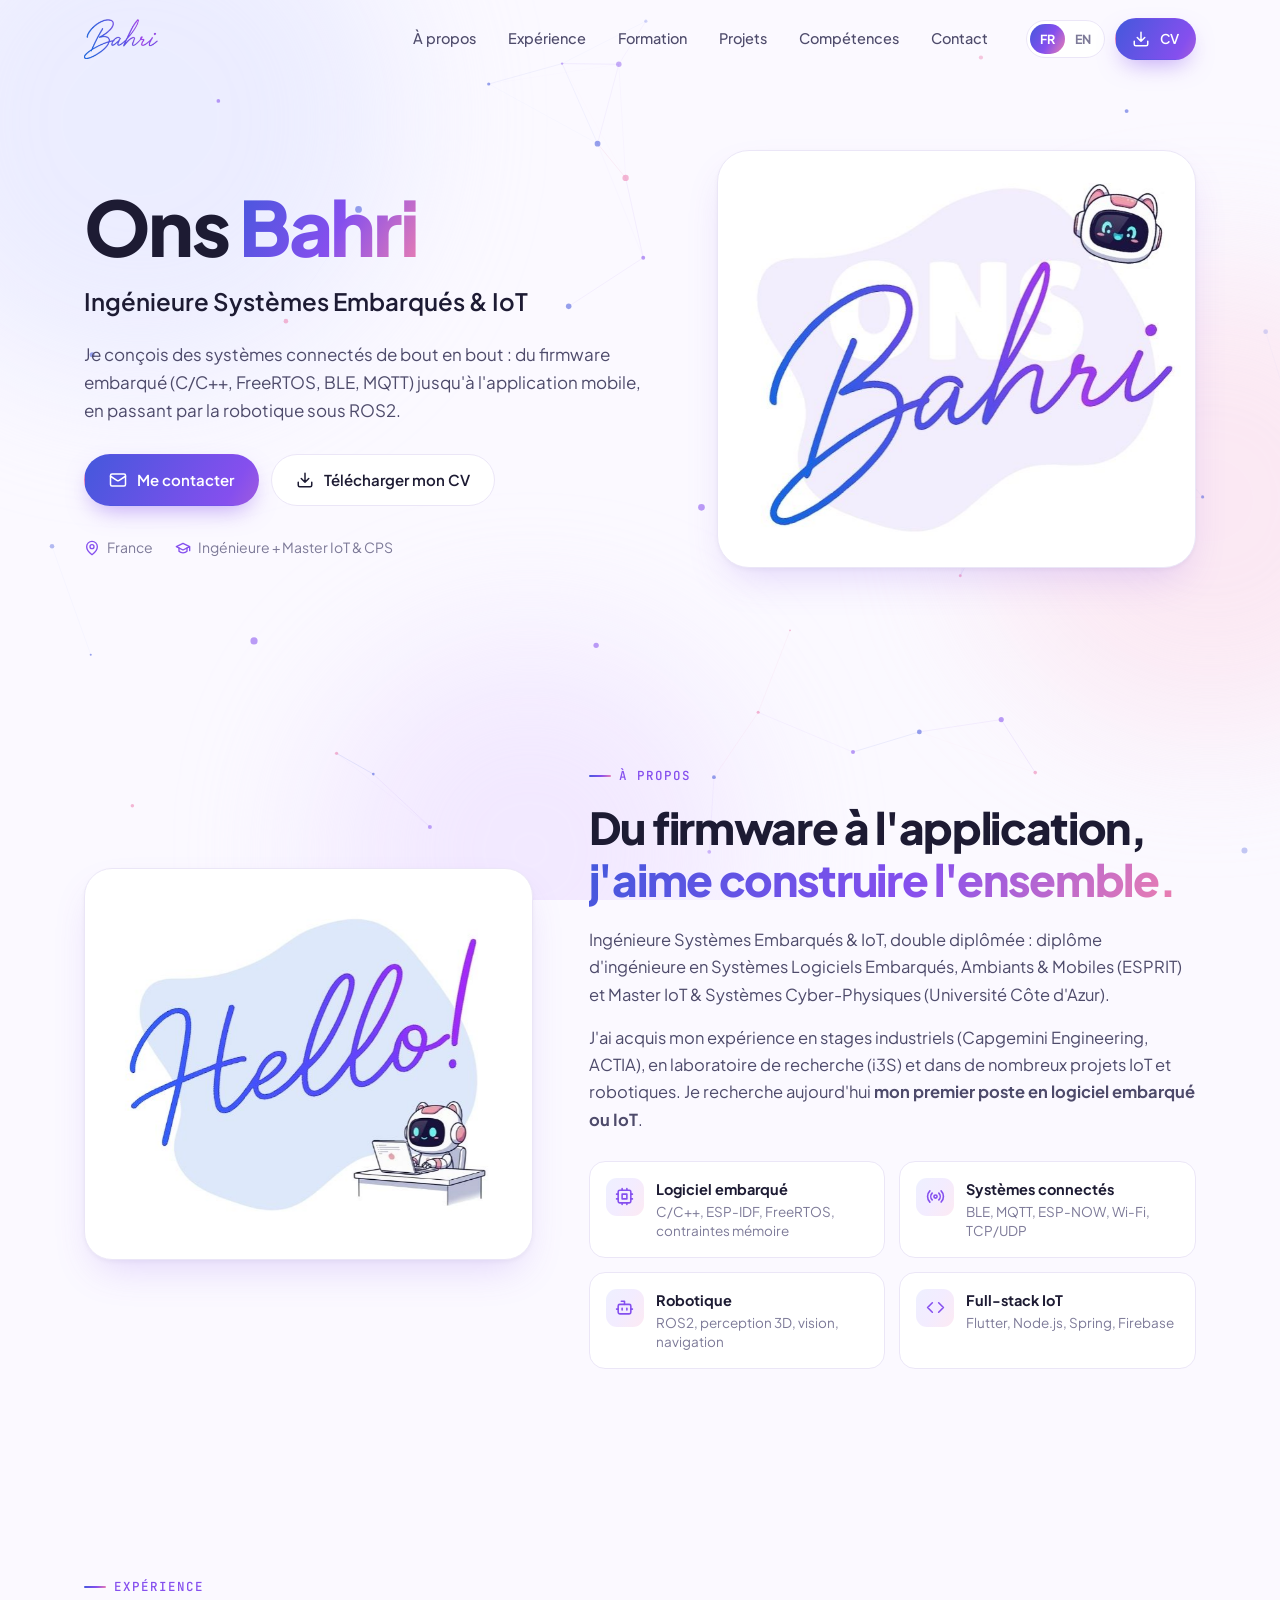
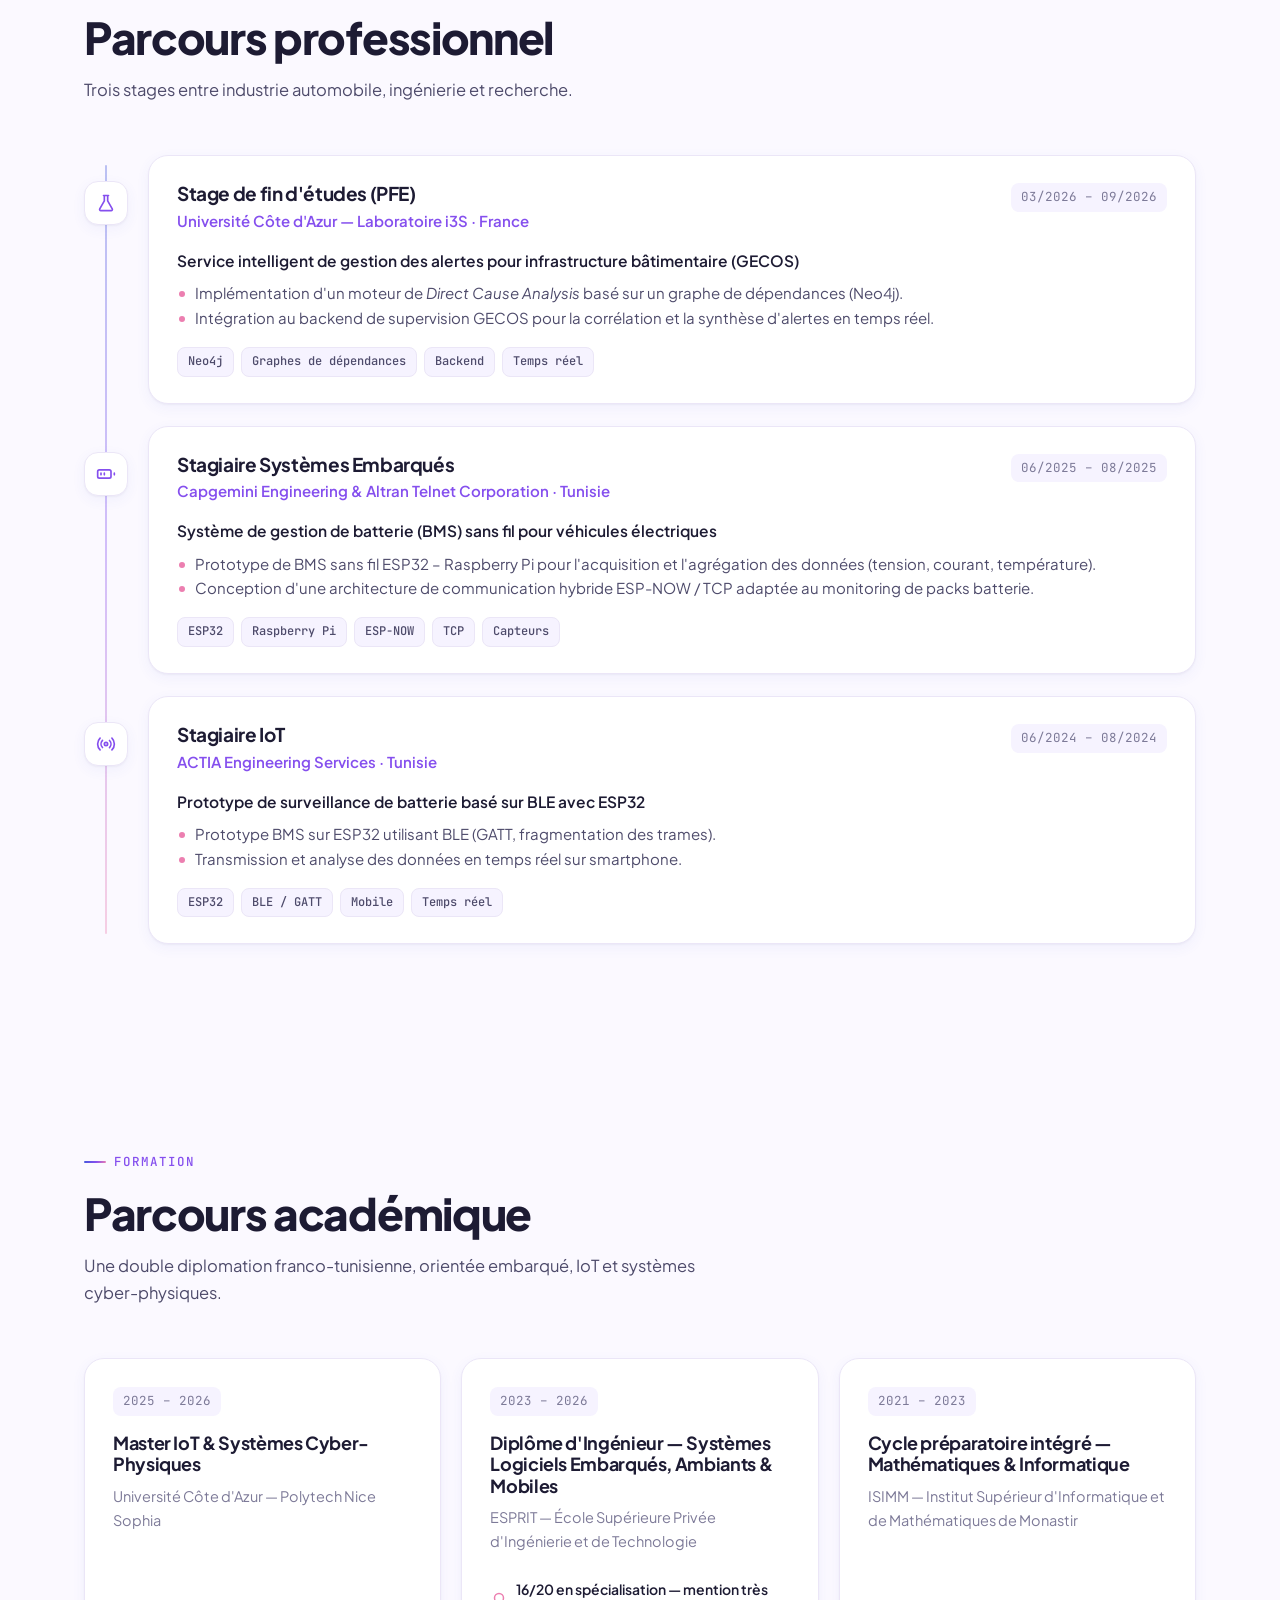
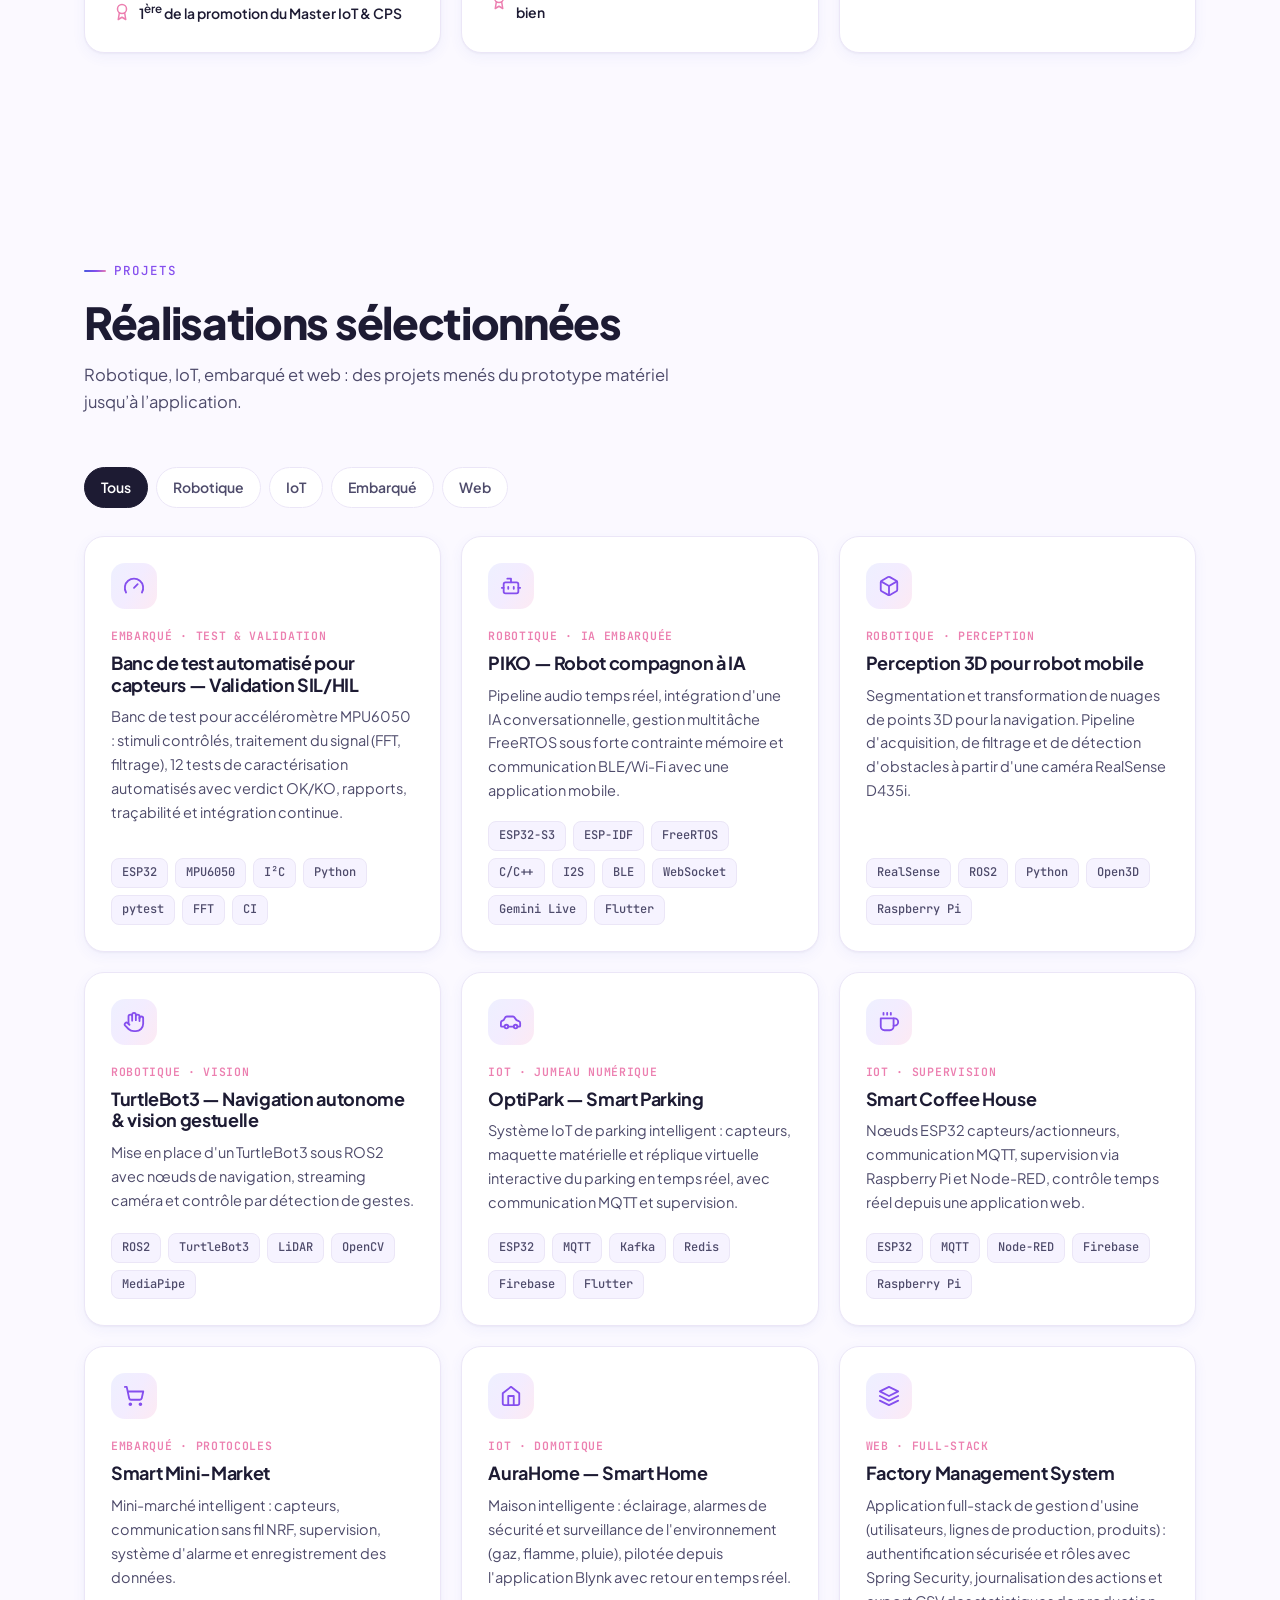
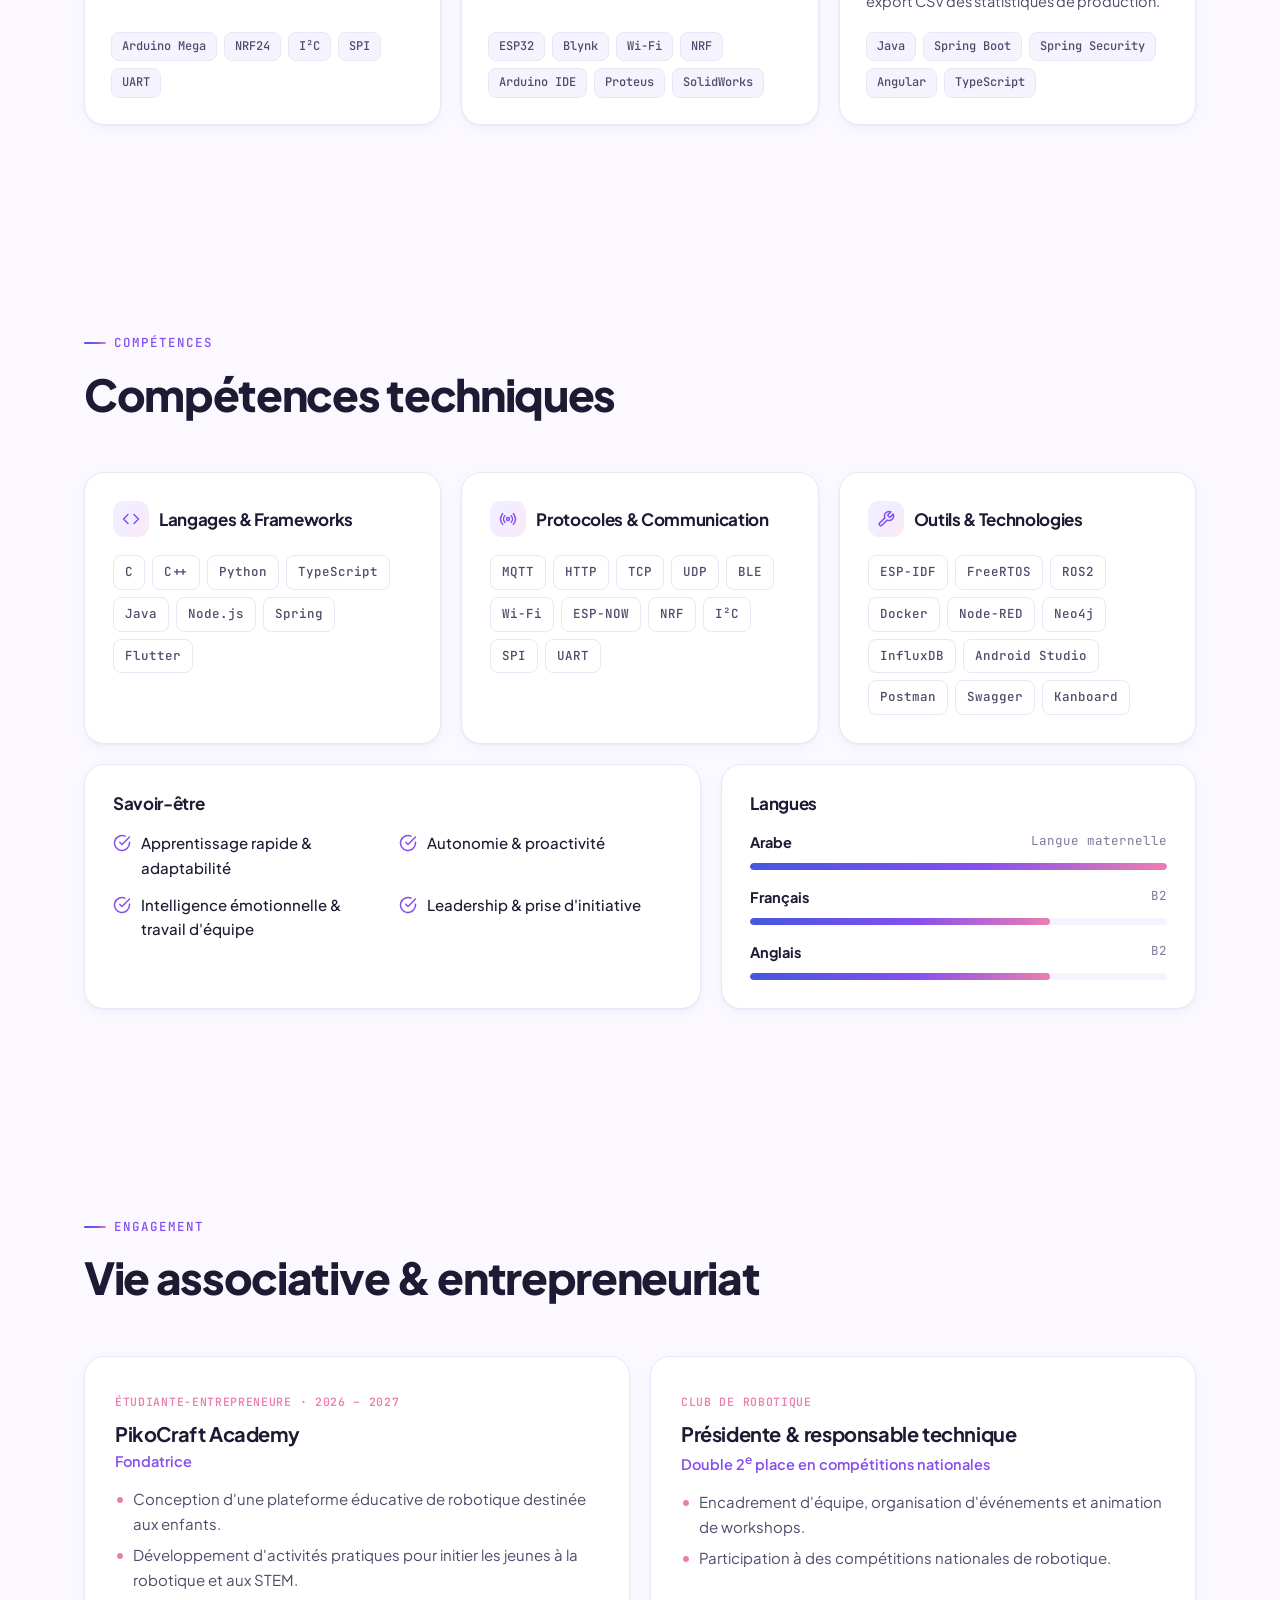
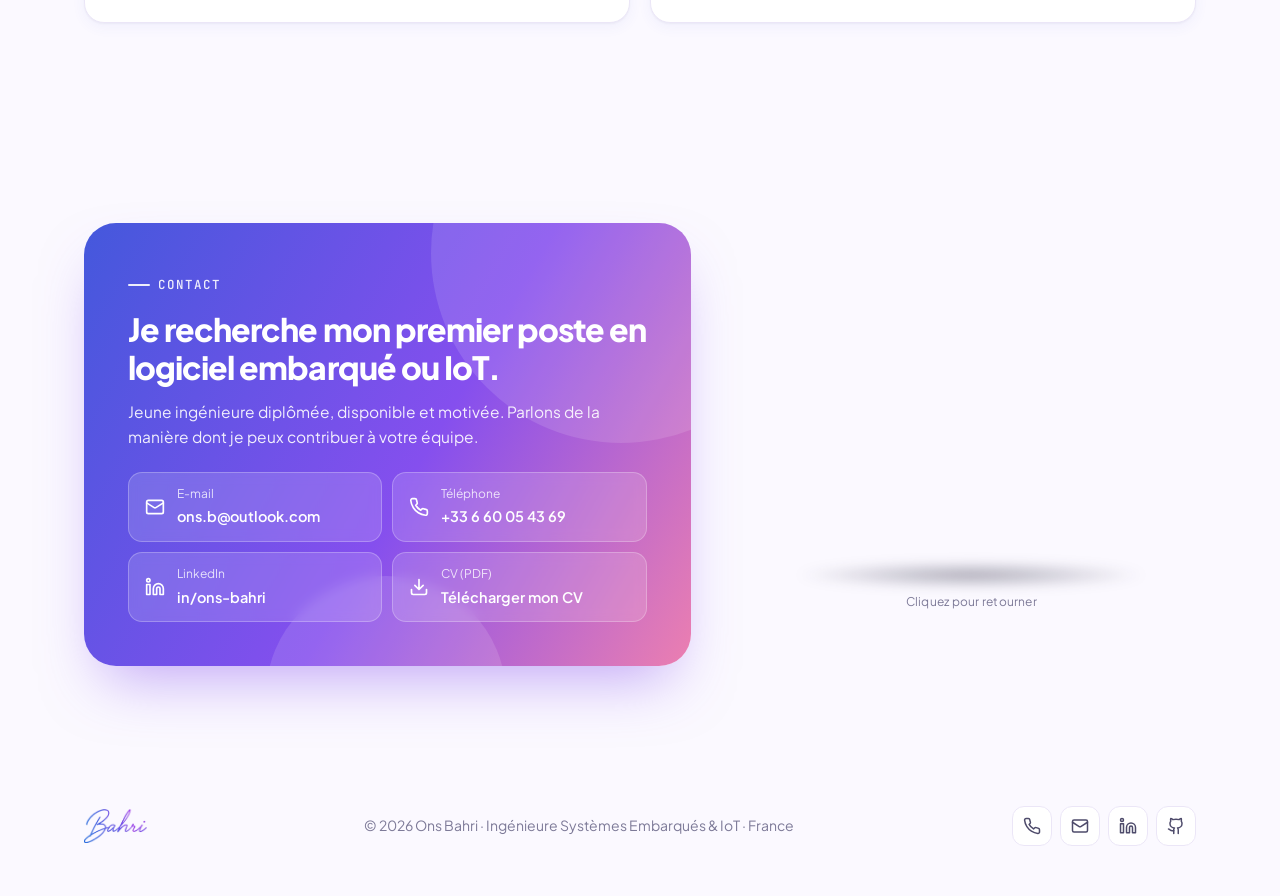
<file: index.html>
<!doctype html>
<html lang="fr">
<head>
  <meta charset="utf-8">
  <meta name="viewport" content="width=device-width, initial-scale=1">
  <title>Ons Bahri</title>
  <meta name="description" content="Ons Bahri, ingénieure Systèmes Embarqués & IoT basée en France. Firmware embarqué (C/C++, FreeRTOS, BLE, MQTT), robotique ROS2 et applications connectées. À la recherche d'un premier poste.">
  <meta property="og:title" content="Ons Bahri">
  <meta property="og:description" content="Double diplômée (Ingénieure + Master IoT & CPS). À la recherche d'un premier poste en logiciel embarqué ou IoT.">
  <meta property="og:image" content="https://ons0bahri.github.io/Ons-BAHRI-Portfolio/assets/img/hero.jpg">
  <meta name="theme-color" content="#854fee">
  <link rel="alternate" hreflang="fr" href="index.html">
  <link rel="alternate" hreflang="en" href="en.html">
  <link rel="icon" href="assets/img/favicon.png" type="image/png">
  <link rel="preconnect" href="https://fonts.googleapis.com">
  <link rel="preconnect" href="https://fonts.gstatic.com" crossorigin>
  <link href="https://fonts.googleapis.com/css2?family=JetBrains+Mono:wght@400;500;600&family=Plus+Jakarta+Sans:wght@400;500;600;700;800&display=swap" rel="stylesheet">
  <link rel="stylesheet" href="assets/css/style.css?v=2">
</head>
<body>

  <!-- Icons -->
  <svg width="0" height="0" style="position:absolute" aria-hidden="true">
    <symbol id="i-mail" viewBox="0 0 24 24"><rect width="20" height="16" x="2" y="4" rx="2"/><path d="m22 7-8.97 5.7a1.94 1.94 0 0 1-2.06 0L2 7"/></symbol>
    <symbol id="i-download" viewBox="0 0 24 24"><path d="M21 15v4a2 2 0 0 1-2 2H5a2 2 0 0 1-2-2v-4"/><path d="m7 10 5 5 5-5M12 15V3"/></symbol>
    <symbol id="i-pin" viewBox="0 0 24 24"><path d="M20 10c0 6-8 12-8 12s-8-6-8-12a8 8 0 0 1 16 0Z"/><circle cx="12" cy="10" r="3"/></symbol>
    <symbol id="i-grad" viewBox="0 0 24 24"><path d="M22 10v6M2 10l10-5 10 5-10 5z"/><path d="M6 12v5c3 3 9 3 12 0v-5"/></symbol>
    <symbol id="i-brief" viewBox="0 0 24 24"><rect width="20" height="14" x="2" y="7" rx="2"/><path d="M16 21V5a2 2 0 0 0-2-2h-4a2 2 0 0 0-2 2v16"/></symbol>
    <symbol id="i-cpu" viewBox="0 0 24 24"><rect x="4" y="4" width="16" height="16" rx="2"/><rect x="9" y="9" width="6" height="6"/><path d="M15 2v2M15 20v2M2 15h2M2 9h2M20 15h2M20 9h2M9 2v2M9 20v2"/></symbol>
    <symbol id="i-bot" viewBox="0 0 24 24"><path d="M12 8V4H8"/><rect width="16" height="12" x="4" y="8" rx="2"/><path d="M2 14h2M20 14h2M15 13v2M9 13v2"/></symbol>
    <symbol id="i-award" viewBox="0 0 24 24"><circle cx="12" cy="8" r="6"/><path d="M15.48 12.89 17 22l-5-3-5 3 1.52-9.11"/></symbol>
    <symbol id="i-check" viewBox="0 0 24 24"><path d="M22 11.08V12a10 10 0 1 1-5.93-9.14"/><path d="m9 11 3 3L22 4"/></symbol>
    <symbol id="i-up" viewBox="0 0 24 24"><path d="m5 12 7-7 7 7M12 19V5"/></symbol>
    <symbol id="i-code" viewBox="0 0 24 24"><path d="m16 18 6-6-6-6M8 6l-6 6 6 6"/></symbol>
    <symbol id="i-radio" viewBox="0 0 24 24"><path d="M4.9 19.1C1 15.2 1 8.8 4.9 4.9M7.8 16.2c-2.3-2.3-2.3-6.1 0-8.5"/><circle cx="12" cy="12" r="2"/><path d="M16.2 7.8c2.3 2.3 2.3 6.1 0 8.5M19.1 4.9C23 8.8 23 15.1 19.1 19"/></symbol>
    <symbol id="i-tool" viewBox="0 0 24 24"><path d="M14.7 6.3a1 1 0 0 0 0 1.4l1.6 1.6a1 1 0 0 0 1.4 0l3.77-3.77a6 6 0 0 1-7.94 7.94l-6.91 6.91a2.12 2.12 0 0 1-3-3l6.91-6.91a6 6 0 0 1 7.94-7.94l-3.76 3.76z"/></symbol>
    <symbol id="i-flask" viewBox="0 0 24 24"><path d="M9 3h6M10 3v6.5L4.5 19a1.5 1.5 0 0 0 1.3 2.2h12.4a1.5 1.5 0 0 0 1.3-2.2L14 9.5V3"/></symbol>
    <symbol id="i-battery" viewBox="0 0 24 24"><rect x="2" y="7" width="16" height="10" rx="2"/><path d="M22 11v2M6 11v2M10 11v2"/></symbol>
    <symbol id="i-car" viewBox="0 0 24 24"><path d="M19 17h2c.6 0 1-.4 1-1v-3c0-.9-.7-1.7-1.5-1.9L18 10l-2.7-3.6A2 2 0 0 0 13.7 6H7.4a2 2 0 0 0-1.8 1.1L4 10l-1.4.5C1.9 10.8 1 11.6 1 12.5V16c0 .6.4 1 1 1h2"/><circle cx="7" cy="17" r="2"/><circle cx="17" cy="17" r="2"/><path d="M9 17h6"/></symbol>
    <symbol id="i-coffee" viewBox="0 0 24 24"><path d="M17 8h1a4 4 0 1 1 0 8h-1"/><path d="M3 8h14v9a4 4 0 0 1-4 4H7a4 4 0 0 1-4-4Z"/><path d="M6 2v2M10 2v2M14 2v2"/></symbol>
    <symbol id="i-cart" viewBox="0 0 24 24"><circle cx="8" cy="21" r="1"/><circle cx="19" cy="21" r="1"/><path d="M2.05 2.05h2l2.66 12.42a2 2 0 0 0 2 1.58h9.78a2 2 0 0 0 1.95-1.57l1.65-7.43H5.12"/></symbol>
    <symbol id="i-box" viewBox="0 0 24 24"><path d="M21 16V8a2 2 0 0 0-1-1.73l-7-4a2 2 0 0 0-2 0l-7 4A2 2 0 0 0 3 8v8a2 2 0 0 0 1 1.73l7 4a2 2 0 0 0 2 0l7-4A2 2 0 0 0 21 16z"/><path d="m3.3 7 8.7 5 8.7-5M12 22V12"/></symbol>
    <symbol id="i-hand" viewBox="0 0 24 24"><path d="M18 11V6a2 2 0 0 0-4 0M14 10V4a2 2 0 0 0-4 0v2M10 10.5V6a2 2 0 0 0-4 0v8"/><path d="M18 8a2 2 0 1 1 4 0v6a8 8 0 0 1-8 8h-2c-2.8 0-4.5-.86-5.99-2.34l-3.6-3.6a2 2 0 0 1 2.83-2.82L7 15"/></symbol>
    <symbol id="i-users" viewBox="0 0 24 24"><path d="M16 21v-2a4 4 0 0 0-4-4H6a4 4 0 0 0-4 4v2"/><circle cx="9" cy="7" r="4"/><path d="M22 21v-2a4 4 0 0 0-3-3.87M16 3.13a4 4 0 0 1 0 7.75"/></symbol>
    <symbol id="i-rocket" viewBox="0 0 24 24"><path d="M4.5 16.5c-1.5 1.26-2 5-2 5s3.74-.5 5-2c.71-.84.7-2.13-.09-2.91a2.18 2.18 0 0 0-2.91-.09z"/><path d="m12 15-3-3a22 22 0 0 1 2-3.95A12.88 12.88 0 0 1 22 2c0 2.72-.78 7.5-6 11a22.35 22.35 0 0 1-4 2z"/><path d="M9 12H4s.55-3.03 2-4c1.62-1.08 5 0 5 0M12 15v5s3.03-.55 4-2c1.08-1.62 0-5 0-5"/></symbol>
    <symbol id="i-linkedin" viewBox="0 0 24 24"><path d="M16 8a6 6 0 0 1 6 6v7h-4v-7a2 2 0 0 0-4 0v7h-4v-7a6 6 0 0 1 6-6z"/><rect width="4" height="12" x="2" y="9"/><circle cx="4" cy="4" r="2"/></symbol>
    <symbol id="i-github" viewBox="0 0 24 24"><path d="M15 22v-4a4.8 4.8 0 0 0-1-3.5c3 0 6-2 6-5.5.08-1.25-.27-2.48-1-3.5.28-1.15.28-2.35 0-3.5 0 0-1 0-3 1.5-2.64-.5-5.36-.5-8 0C6 2 5 2 5 2c-.3 1.15-.3 2.35 0 3.5A5.4 5.4 0 0 0 4 9c0 3.5 3 5.5 6 5.5-.39.49-.68 1.05-.85 1.65-.17.6-.22 1.23-.15 1.85v4"/><path d="M9 18c-4.51 2-5-2-7-2"/></symbol>
    <symbol id="i-globe" viewBox="0 0 24 24"><circle cx="12" cy="12" r="10"/><path d="M2 12h20M12 2a15.3 15.3 0 0 1 4 10 15.3 15.3 0 0 1-4 10 15.3 15.3 0 0 1-4-10 15.3 15.3 0 0 1 4-10z"/></symbol>
    <symbol id="i-home" viewBox="0 0 24 24"><path d="m3 9 9-7 9 7v11a2 2 0 0 1-2 2H5a2 2 0 0 1-2-2z"/><path d="M9 22V12h6v10"/></symbol>
    <symbol id="i-layers" viewBox="0 0 24 24"><path d="m12 2 10 5-10 5L2 7z"/><path d="m2 17 10 5 10-5M2 12l10 5 10-5"/></symbol>
    <symbol id="i-phone" viewBox="0 0 24 24"><path d="M22 16.92v3a2 2 0 0 1-2.18 2 19.79 19.79 0 0 1-8.63-3.07 19.5 19.5 0 0 1-6-6 19.79 19.79 0 0 1-3.07-8.67A2 2 0 0 1 4.11 2h3a2 2 0 0 1 2 1.72c.13.96.36 1.9.7 2.81a2 2 0 0 1-.45 2.11L8.09 9.91a16 16 0 0 0 6 6l1.27-1.27a2 2 0 0 1 2.11-.45c.91.34 1.85.57 2.81.7A2 2 0 0 1 22 16.92z"/></symbol>
    <symbol id="i-gauge" viewBox="0 0 24 24"><path d="m12 14 4-4"/><path d="M3.34 19a10 10 0 1 1 17.32 0"/></symbol>
    <symbol id="i-spark" viewBox="0 0 24 24"><path d="m12 3-1.9 5.8a2 2 0 0 1-1.3 1.3L3 12l5.8 1.9a2 2 0 0 1 1.3 1.3L12 21l1.9-5.8a2 2 0 0 1 1.3-1.3L21 12l-5.8-1.9a2 2 0 0 1-1.3-1.3Z"/></symbol>
  </svg>

  <!-- Animated background -->
  <div class="bg-fx" aria-hidden="true">
    <div class="blob b1"></div><div class="blob b2"></div><div class="blob b3"></div>
    <canvas id="net"></canvas>
  </div>
  <div class="progress" aria-hidden="true"></div>

  <!-- Navigation -->
  <header class="nav">
    <div class="container">
      <a class="nav-logo" href="#top" aria-label="Ons Bahri — accueil"><img src="assets/img/logo.png" alt="Ons Bahri"></a>
      <nav class="nav-links" id="menu" aria-label="Navigation principale">
        <a href="#about">À propos</a>
        <a href="#experience">Expérience</a>
        <a href="#education">Formation</a>
        <a href="#projects">Projets</a>
        <a href="#skills">Compétences</a>
        <a href="#contact">Contact</a>
      </nav>
      <div class="nav-actions">
        <div class="lang" role="group" aria-label="Langue">
          <a class="on" href="index.html" hreflang="fr" aria-current="true">FR</a>
          <a href="en.html" hreflang="en">EN</a>
        </div>
        <a class="btn btn-primary btn-sm" href="assets/cv/CV_Ons-Bahri.pdf" download><svg class="i"><use href="#i-download"/></svg>CV</a>
        <button class="menu-btn" aria-label="Menu" aria-controls="menu" aria-expanded="false"><span></span><span></span><span></span></button>
      </div>
    </div>
  </header>

  <main id="top">

    <!-- Hero -->
    <section class="hero">
      <div class="container hero-grid">
        <div>
          <h1 class="reveal d1">Ons <span class="grad-text">Bahri</span></h1>
          <p class="role reveal d1">Ingénieure Systèmes Embarqués &amp; IoT</p>
          <p class="lead reveal d2">Je conçois des systèmes connectés de bout en bout&nbsp;: du firmware embarqué (C/C++, FreeRTOS, BLE, MQTT) jusqu'à l'application mobile, en passant par la robotique sous ROS2.</p>
          <div class="cta reveal d2">
            <a class="btn btn-primary" href="#contact"><svg class="i"><use href="#i-mail"/></svg>Me contacter</a>
            <a class="btn btn-ghost" href="assets/cv/CV_Ons-Bahri.pdf" download><svg class="i"><use href="#i-download"/></svg>Télécharger mon CV</a>
          </div>
          <div class="meta reveal d3">
            <span><svg class="i"><use href="#i-pin"/></svg>France</span>
            <span><svg class="i"><use href="#i-grad"/></svg>Ingénieure + Master IoT &amp; CPS</span>
          </div>
        </div>

        <div class="hero-visual reveal d2">
          <div class="hero-card"><img src="assets/img/hero.jpg" alt="Ons Bahri — illustration" width="710" height="620"></div>
        </div>
      </div>

    </section>

    <!-- About -->
    <section id="about">
      <div class="container about-grid">
        <div class="about-img reveal"><img src="assets/img/about.jpg" alt="Illustration Hello" width="710" height="620" loading="lazy"></div>
        <div class="about-text">
          <span class="eyebrow reveal">À propos</span>
          <h2 class="section-title reveal">Du firmware à l'application, <span class="grad-text">j'aime construire l'ensemble.</span></h2>
          <p class="reveal d1" style="margin-top:20px">Ingénieure Systèmes Embarqués &amp; IoT, double diplômée&nbsp;: diplôme d'ingénieure en Systèmes Logiciels Embarqués, Ambiants &amp; Mobiles (ESPRIT) et Master IoT &amp; Systèmes Cyber-Physiques (Université Côte d'Azur).</p>
          <p class="reveal d1">J'ai acquis mon expérience en stages industriels (Capgemini Engineering, ACTIA), en laboratoire de recherche (i3S) et dans de nombreux projets IoT et robotiques. Je recherche aujourd'hui <strong>mon premier poste en logiciel embarqué ou IoT</strong>.</p>
          <div class="highlights">
            <div class="highlight reveal d1"><span class="ico"><svg class="i"><use href="#i-cpu"/></svg></span><div><b>Logiciel embarqué</b><span>C/C++, ESP-IDF, FreeRTOS, contraintes mémoire</span></div></div>
            <div class="highlight reveal d2"><span class="ico"><svg class="i"><use href="#i-radio"/></svg></span><div><b>Systèmes connectés</b><span>BLE, MQTT, ESP-NOW, Wi-Fi, TCP/UDP</span></div></div>
            <div class="highlight reveal d2"><span class="ico"><svg class="i"><use href="#i-bot"/></svg></span><div><b>Robotique</b><span>ROS2, perception 3D, vision, navigation</span></div></div>
            <div class="highlight reveal d3"><span class="ico"><svg class="i"><use href="#i-code"/></svg></span><div><b>Full-stack IoT</b><span>Flutter, Node.js, Spring, Firebase</span></div></div>
          </div>
        </div>
      </div>
    </section>

    <!-- Experience -->
    <section id="experience">
      <div class="container">
        <div class="section-head">
          <span class="eyebrow reveal">Expérience</span>
          <h2 class="section-title reveal">Parcours professionnel</h2>
          <p class="section-sub reveal d1">Trois stages entre industrie automobile, ingénierie et recherche.</p>
        </div>
        <div class="timeline">
          <article class="t-item reveal">
            <div class="t-dot"><svg class="i"><use href="#i-flask"/></svg></div>
            <div class="card t-card">
              <div class="t-top">
                <div>
                  <h3>Stage de fin d'études (PFE)</h3>
                  <div class="t-org">Université Côte d'Azur — Laboratoire i3S · France</div>
                </div>
                <span class="t-date">03/2026 – 09/2026</span>
              </div>
              <p class="subject">Service intelligent de gestion des alertes pour infrastructure bâtimentaire (GECOS)</p>
              <ul>
                <li>Implémentation d'un moteur de <em>Direct Cause Analysis</em> basé sur un graphe de dépendances (Neo4j).</li>
                <li>Intégration au backend de supervision GECOS pour la corrélation et la synthèse d'alertes en temps réel.</li>
              </ul>
              <div class="tags"><span class="tag">Neo4j</span><span class="tag">Graphes de dépendances</span><span class="tag">Backend</span><span class="tag">Temps réel</span></div>
            </div>
          </article>

          <article class="t-item reveal">
            <div class="t-dot"><svg class="i"><use href="#i-battery"/></svg></div>
            <div class="card t-card">
              <div class="t-top">
                <div>
                  <h3>Stagiaire Systèmes Embarqués</h3>
                  <div class="t-org">Capgemini Engineering &amp; Altran Telnet Corporation · Tunisie</div>
                </div>
                <span class="t-date">06/2025 – 08/2025</span>
              </div>
              <p class="subject">Système de gestion de batterie (BMS) sans fil pour véhicules électriques</p>
              <ul>
                <li>Prototype de BMS sans fil ESP32 – Raspberry Pi pour l'acquisition et l'agrégation des données (tension, courant, température).</li>
                <li>Conception d'une architecture de communication hybride ESP-NOW / TCP adaptée au monitoring de packs batterie.</li>
              </ul>
              <div class="tags"><span class="tag">ESP32</span><span class="tag">Raspberry Pi</span><span class="tag">ESP-NOW</span><span class="tag">TCP</span><span class="tag">Capteurs</span></div>
            </div>
          </article>

          <article class="t-item reveal">
            <div class="t-dot"><svg class="i"><use href="#i-radio"/></svg></div>
            <div class="card t-card">
              <div class="t-top">
                <div>
                  <h3>Stagiaire IoT</h3>
                  <div class="t-org">ACTIA Engineering Services · Tunisie</div>
                </div>
                <span class="t-date">06/2024 – 08/2024</span>
              </div>
              <p class="subject">Prototype de surveillance de batterie basé sur BLE avec ESP32</p>
              <ul>
                <li>Prototype BMS sur ESP32 utilisant BLE (GATT, fragmentation des trames).</li>
                <li>Transmission et analyse des données en temps réel sur smartphone.</li>
              </ul>
              <div class="tags"><span class="tag">ESP32</span><span class="tag">BLE / GATT</span><span class="tag">Mobile</span><span class="tag">Temps réel</span></div>
            </div>
          </article>
        </div>
      </div>
    </section>

    <!-- Education -->
    <section id="education">
      <div class="container">
        <div class="section-head">
          <span class="eyebrow reveal">Formation</span>
          <h2 class="section-title reveal">Parcours académique</h2>
          <p class="section-sub reveal d1">Une double diplomation franco-tunisienne, orientée embarqué, IoT et systèmes cyber-physiques.</p>
        </div>
        <div class="edu-grid">
          <article class="card edu reveal">
            <span class="t-date">2025 – 2026</span>
            <h3>Master IoT &amp; Systèmes Cyber-Physiques</h3>
            <div class="school">Université Côte d'Azur — Polytech Nice Sophia</div>
            <div class="award"><svg class="i"><use href="#i-award"/></svg><span>1<sup>ère</sup> de la promotion du Master IoT &amp; CPS</span></div>
          </article>
          <article class="card edu reveal d1">
            <span class="t-date">2023 – 2026</span>
            <h3>Diplôme d'Ingénieur — Systèmes Logiciels Embarqués, Ambiants &amp; Mobiles</h3>
            <div class="school">ESPRIT — École Supérieure Privée d'Ingénierie et de Technologie</div>
            <div class="award"><svg class="i"><use href="#i-award"/></svg><span>16/20 en spécialisation — mention très bien</span></div>
          </article>
          <article class="card edu reveal d2">
            <span class="t-date">2021 – 2023</span>
            <h3>Cycle préparatoire intégré — Mathématiques &amp; Informatique</h3>
            <div class="school">ISIMM — Institut Supérieur d'Informatique et de Mathématiques de Monastir</div>
          </article>
        </div>
      </div>
    </section>

    <!-- Projects -->
    <section id="projects">
      <div class="container">
        <div class="section-head">
          <span class="eyebrow reveal">Projets</span>
          <h2 class="section-title reveal">Réalisations sélectionnées</h2>
          <p class="section-sub reveal d1">Robotique, IoT, embarqué et web : des projets menés du prototype matériel jusqu’à l’application.</p>
        </div>
        <div class="filters reveal" role="group" aria-label="Filtrer les projets">
          <button class="filter on" data-filter="all" aria-pressed="true">Tous</button>
          <button class="filter" data-filter="robotics" aria-pressed="false">Robotique</button>
          <button class="filter" data-filter="iot" aria-pressed="false">IoT</button>
          <button class="filter" data-filter="embedded" aria-pressed="false">Embarqué</button>
          <button class="filter" data-filter="web" aria-pressed="false">Web</button>
        </div>
        <div class="projects">
          <article class="card project reveal" data-cat="embedded">
            <div class="p-ico"><svg class="i"><use href="#i-gauge"/></svg></div>
            <span class="p-cat">Embarqué · Test &amp; Validation</span>
            <h3>Banc de test automatisé pour capteurs — Validation SIL/HIL</h3>
            <p>Banc de test pour accéléromètre MPU6050 : stimuli contrôlés, traitement du signal (FFT, filtrage), 12 tests de caractérisation automatisés avec verdict OK/KO, rapports, traçabilité et intégration continue.</p>
            <div class="tags"><span class="tag">ESP32</span><span class="tag">MPU6050</span><span class="tag">I²C</span><span class="tag">Python</span><span class="tag">pytest</span><span class="tag">FFT</span><span class="tag">CI</span></div>
          </article>
          <article class="card project reveal" data-cat="robotics embedded iot">
            <div class="p-ico"><svg class="i"><use href="#i-bot"/></svg></div>
            <span class="p-cat">Robotique · IA embarquée</span>
            <h3>PIKO — Robot compagnon à IA</h3>
            <p>Pipeline audio temps réel, intégration d'une IA conversationnelle, gestion multitâche FreeRTOS sous forte contrainte mémoire et communication BLE/Wi-Fi avec une application mobile.</p>
            <div class="tags"><span class="tag">ESP32-S3</span><span class="tag">ESP-IDF</span><span class="tag">FreeRTOS</span><span class="tag">C/C++</span><span class="tag">I2S</span><span class="tag">BLE</span><span class="tag">WebSocket</span><span class="tag">Gemini Live</span><span class="tag">Flutter</span></div>
          </article>
          <article class="card project reveal d1" data-cat="robotics">
            <div class="p-ico"><svg class="i"><use href="#i-box"/></svg></div>
            <span class="p-cat">Robotique · Perception</span>
            <h3>Perception 3D pour robot mobile</h3>
            <p>Segmentation et transformation de nuages de points 3D pour la navigation. Pipeline d'acquisition, de filtrage et de détection d'obstacles à partir d'une caméra RealSense D435i.</p>
            <div class="tags"><span class="tag">RealSense</span><span class="tag">ROS2</span><span class="tag">Python</span><span class="tag">Open3D</span><span class="tag">Raspberry Pi</span></div>
          </article>
          <article class="card project reveal d2" data-cat="robotics">
            <div class="p-ico"><svg class="i"><use href="#i-hand"/></svg></div>
            <span class="p-cat">Robotique · Vision</span>
            <h3>TurtleBot3 — Navigation autonome &amp; vision gestuelle</h3>
            <p>Mise en place d'un TurtleBot3 sous ROS2 avec nœuds de navigation, streaming caméra et contrôle par détection de gestes.</p>
            <div class="tags"><span class="tag">ROS2</span><span class="tag">TurtleBot3</span><span class="tag">LiDAR</span><span class="tag">OpenCV</span><span class="tag">MediaPipe</span></div>
          </article>
          <article class="card project reveal" data-cat="iot">
            <div class="p-ico"><svg class="i"><use href="#i-car"/></svg></div>
            <span class="p-cat">IoT · Jumeau numérique</span>
            <h3>OptiPark — Smart Parking</h3>
            <p>Système IoT de parking intelligent : capteurs, maquette matérielle et réplique virtuelle interactive du parking en temps réel, avec communication MQTT et supervision.</p>
            <div class="tags"><span class="tag">ESP32</span><span class="tag">MQTT</span><span class="tag">Kafka</span><span class="tag">Redis</span><span class="tag">Firebase</span><span class="tag">Flutter</span></div>
          </article>
          <article class="card project reveal d1" data-cat="iot">
            <div class="p-ico"><svg class="i"><use href="#i-coffee"/></svg></div>
            <span class="p-cat">IoT · Supervision</span>
            <h3>Smart Coffee House</h3>
            <p>Nœuds ESP32 capteurs/actionneurs, communication MQTT, supervision via Raspberry Pi et Node-RED, contrôle temps réel depuis une application web.</p>
            <div class="tags"><span class="tag">ESP32</span><span class="tag">MQTT</span><span class="tag">Node-RED</span><span class="tag">Firebase</span><span class="tag">Raspberry Pi</span></div>
          </article>
          <article class="card project reveal d2" data-cat="embedded iot">
            <div class="p-ico"><svg class="i"><use href="#i-cart"/></svg></div>
            <span class="p-cat">Embarqué · Protocoles</span>
            <h3>Smart Mini-Market</h3>
            <p>Mini-marché intelligent : capteurs, communication sans fil NRF, supervision, système d'alarme et enregistrement des données.</p>
            <div class="tags"><span class="tag">Arduino Mega</span><span class="tag">NRF24</span><span class="tag">I²C</span><span class="tag">SPI</span><span class="tag">UART</span></div>
          </article>
          <article class="card project reveal" data-cat="iot embedded">
            <div class="p-ico"><svg class="i"><use href="#i-home"/></svg></div>
            <span class="p-cat">IoT · Domotique</span>
            <h3>AuraHome — Smart Home</h3>
            <p>Maison intelligente : éclairage, alarmes de sécurité et surveillance de l'environnement (gaz, flamme, pluie), pilotée depuis l'application Blynk avec retour en temps réel.</p>
            <div class="tags"><span class="tag">ESP32</span><span class="tag">Blynk</span><span class="tag">Wi-Fi</span><span class="tag">NRF</span><span class="tag">Arduino IDE</span><span class="tag">Proteus</span><span class="tag">SolidWorks</span></div>
          </article>
          <article class="card project reveal d1" data-cat="web">
            <div class="p-ico"><svg class="i"><use href="#i-layers"/></svg></div>
            <span class="p-cat">Web · Full-stack</span>
            <h3>Factory Management System</h3>
            <p>Application full-stack de gestion d'usine (utilisateurs, lignes de production, produits) : authentification sécurisée et rôles avec Spring Security, journalisation des actions et export CSV des statistiques de production.</p>
            <div class="tags"><span class="tag">Java</span><span class="tag">Spring Boot</span><span class="tag">Spring Security</span><span class="tag">Angular</span><span class="tag">TypeScript</span></div>
          </article>
        </div>
      </div>
    </section>

    <!-- Skills -->
    <section id="skills">
      <div class="container">
        <div class="section-head">
          <span class="eyebrow reveal">Compétences</span>
          <h2 class="section-title reveal">Compétences techniques</h2>
        </div>
        <div class="skills-grid">
          <div class="card skill reveal">
            <h3><span class="ico"><svg class="i"><use href="#i-code"/></svg></span>Langages &amp; Frameworks</h3>
            <div class="tags"><span class="tag">C</span><span class="tag">C++</span><span class="tag">Python</span><span class="tag">TypeScript</span><span class="tag">Java</span><span class="tag">Node.js</span><span class="tag">Spring</span><span class="tag">Flutter</span></div>
          </div>
          <div class="card skill reveal d1">
            <h3><span class="ico"><svg class="i"><use href="#i-radio"/></svg></span>Protocoles &amp; Communication</h3>
            <div class="tags"><span class="tag">MQTT</span><span class="tag">HTTP</span><span class="tag">TCP</span><span class="tag">UDP</span><span class="tag">BLE</span><span class="tag">Wi-Fi</span><span class="tag">ESP-NOW</span><span class="tag">NRF</span><span class="tag">I²C</span><span class="tag">SPI</span><span class="tag">UART</span></div>
          </div>
          <div class="card skill reveal d2">
            <h3><span class="ico"><svg class="i"><use href="#i-tool"/></svg></span>Outils &amp; Technologies</h3>
            <div class="tags"><span class="tag">ESP-IDF</span><span class="tag">FreeRTOS</span><span class="tag">ROS2</span><span class="tag">Docker</span><span class="tag">Node-RED</span><span class="tag">Neo4j</span><span class="tag">InfluxDB</span><span class="tag">Android Studio</span><span class="tag">Postman</span><span class="tag">Swagger</span><span class="tag">Kanboard</span></div>
          </div>
        </div>

        <div class="soft-langs">
          <div class="card soft reveal">
            <h3 style="font-size:17px;margin-bottom:18px">Savoir-être</h3>
            <ul>
              <li><svg class="i"><use href="#i-check"/></svg>Apprentissage rapide &amp; adaptabilité</li>
              <li><svg class="i"><use href="#i-check"/></svg>Autonomie &amp; proactivité</li>
              <li><svg class="i"><use href="#i-check"/></svg>Intelligence émotionnelle &amp; travail d'équipe</li>
              <li><svg class="i"><use href="#i-check"/></svg>Leadership &amp; prise d'initiative</li>
            </ul>
          </div>
          <div class="card langs reveal d1">
            <h3 style="font-size:17px;margin-bottom:18px">Langues</h3>
            <div class="lang-row"><div class="l-top"><b>Arabe</b><span>Langue maternelle</span></div><div class="bar"><i style="--w:100%"></i></div></div>
            <div class="lang-row"><div class="l-top"><b>Français</b><span>B2</span></div><div class="bar"><i style="--w:72%"></i></div></div>
            <div class="lang-row"><div class="l-top"><b>Anglais</b><span>B2</span></div><div class="bar"><i style="--w:72%"></i></div></div>
          </div>
        </div>
      </div>
    </section>

    <!-- Engagement -->
    <section id="engagement">
      <div class="container">
        <div class="section-head">
          <span class="eyebrow reveal">Engagement</span>
          <h2 class="section-title reveal">Vie associative &amp; entrepreneuriat</h2>
        </div>
        <div class="engage-grid">
          <article class="card engage reveal">
            <span class="p-cat">Étudiante-Entrepreneure · 2026 – 2027</span>
            <h3>PikoCraft Academy</h3>
            <div class="sub">Fondatrice</div>
            <ul>
              <li>Conception d'une plateforme éducative de robotique destinée aux enfants.</li>
              <li>Développement d'activités pratiques pour initier les jeunes à la robotique et aux STEM.</li>
            </ul>
          </article>
          <article class="card engage reveal d1">
            <span class="p-cat">Club de Robotique</span>
            <h3>Présidente &amp; responsable technique</h3>
            <div class="sub">Double 2<sup>e</sup> place en compétitions nationales</div>
            <ul>
              <li>Encadrement d'équipe, organisation d'événements et animation de workshops.</li>
              <li>Participation à des compétitions nationales de robotique.</li>
            </ul>
          </article>
        </div>
      </div>
    </section>

    <!-- Contact -->
    <section id="contact">
      <div class="container">
        <div class="contact-grid">
          <div class="cta-box reveal">
            <div>
              <span class="eyebrow">Contact</span>
              <h2>Je recherche mon premier poste en logiciel embarqué ou IoT.</h2>
              <p>Jeune ingénieure diplômée, disponible et motivée. Parlons de la manière dont je peux contribuer à votre équipe.</p>
              <div class="contact-list">
                <a class="contact-item" href="mailto:ons.b@outlook.com?subject=Opportunit%C3%A9%20-%20Ing%C3%A9nieure%20Embarqu%C3%A9%20%2F%20IoT"><svg class="i"><use href="#i-mail"/></svg><div><small>E-mail</small><b>ons.b@outlook.com</b></div></a>
                <a class="contact-item" href="tel:+33660054369"><svg class="i"><use href="#i-phone"/></svg><div><small>Téléphone</small><b>+33 6 60 05 43 69</b></div></a>
                <a class="contact-item" href="https://www.linkedin.com/in/ons-bahri" target="_blank" rel="noopener"><svg class="i"><use href="#i-linkedin"/></svg><div><small>LinkedIn</small><b>in/ons-bahri</b></div></a>
                <a class="contact-item" href="assets/cv/CV_Ons-Bahri.pdf" download><svg class="i"><use href="#i-download"/></svg><div><small>CV (PDF)</small><b>Télécharger mon CV</b></div></a>
              </div>
            </div>
          </div>
          <div class="bcard-wrap reveal">
            <div class="bcard-float">
              <span class="bcard-shadow" aria-hidden="true"></span>
              <button class="bcard" type="button" aria-label="Ma carte de visite — cliquer pour la retourner" aria-pressed="false">
                <span class="bcard-inner">
                  <span class="bcard-face front"><img src="assets/img/card-recto.webp" alt="Carte de visite d'Ons Bahri, recto" width="963" height="624" loading="lazy"><span class="glare"></span></span>
                  <span class="bcard-face back"><img src="assets/img/card-verso.webp" alt="Carte de visite d'Ons Bahri, verso" width="963" height="624" loading="lazy"><span class="glare"></span></span>
                </span>
              </button>
            </div>
            <span class="bcard-hint" aria-hidden="true">Cliquez pour retourner</span>
          </div>
        </div>
      </div>
    </section>
  </main>

  <footer>
    <div class="container">
      <img src="assets/img/logo.png" alt="Ons Bahri">
      <span>© <span id="year">2026</span> Ons Bahri · Ingénieure Systèmes Embarqués &amp; IoT · France</span>
      <div class="socials">
        <a href="tel:+33660054369" aria-label="Téléphone"><svg class="i"><use href="#i-phone"/></svg></a>
        <a href="mailto:ons.b@outlook.com" aria-label="E-mail"><svg class="i"><use href="#i-mail"/></svg></a>
        <a href="https://www.linkedin.com/in/ons-bahri" target="_blank" rel="noopener" aria-label="LinkedIn"><svg class="i"><use href="#i-linkedin"/></svg></a>
        <a href="https://github.com/ONS0BAHRI" target="_blank" rel="noopener" aria-label="GitHub"><svg class="i"><use href="#i-github"/></svg></a>
      </div>
    </div>
  </footer>

  <button class="to-top" aria-label="Retour en haut"><svg class="i"><use href="#i-up"/></svg></button>

  <script src="assets/js/main.js?v=2"></script>
</body>
</html>
</file>
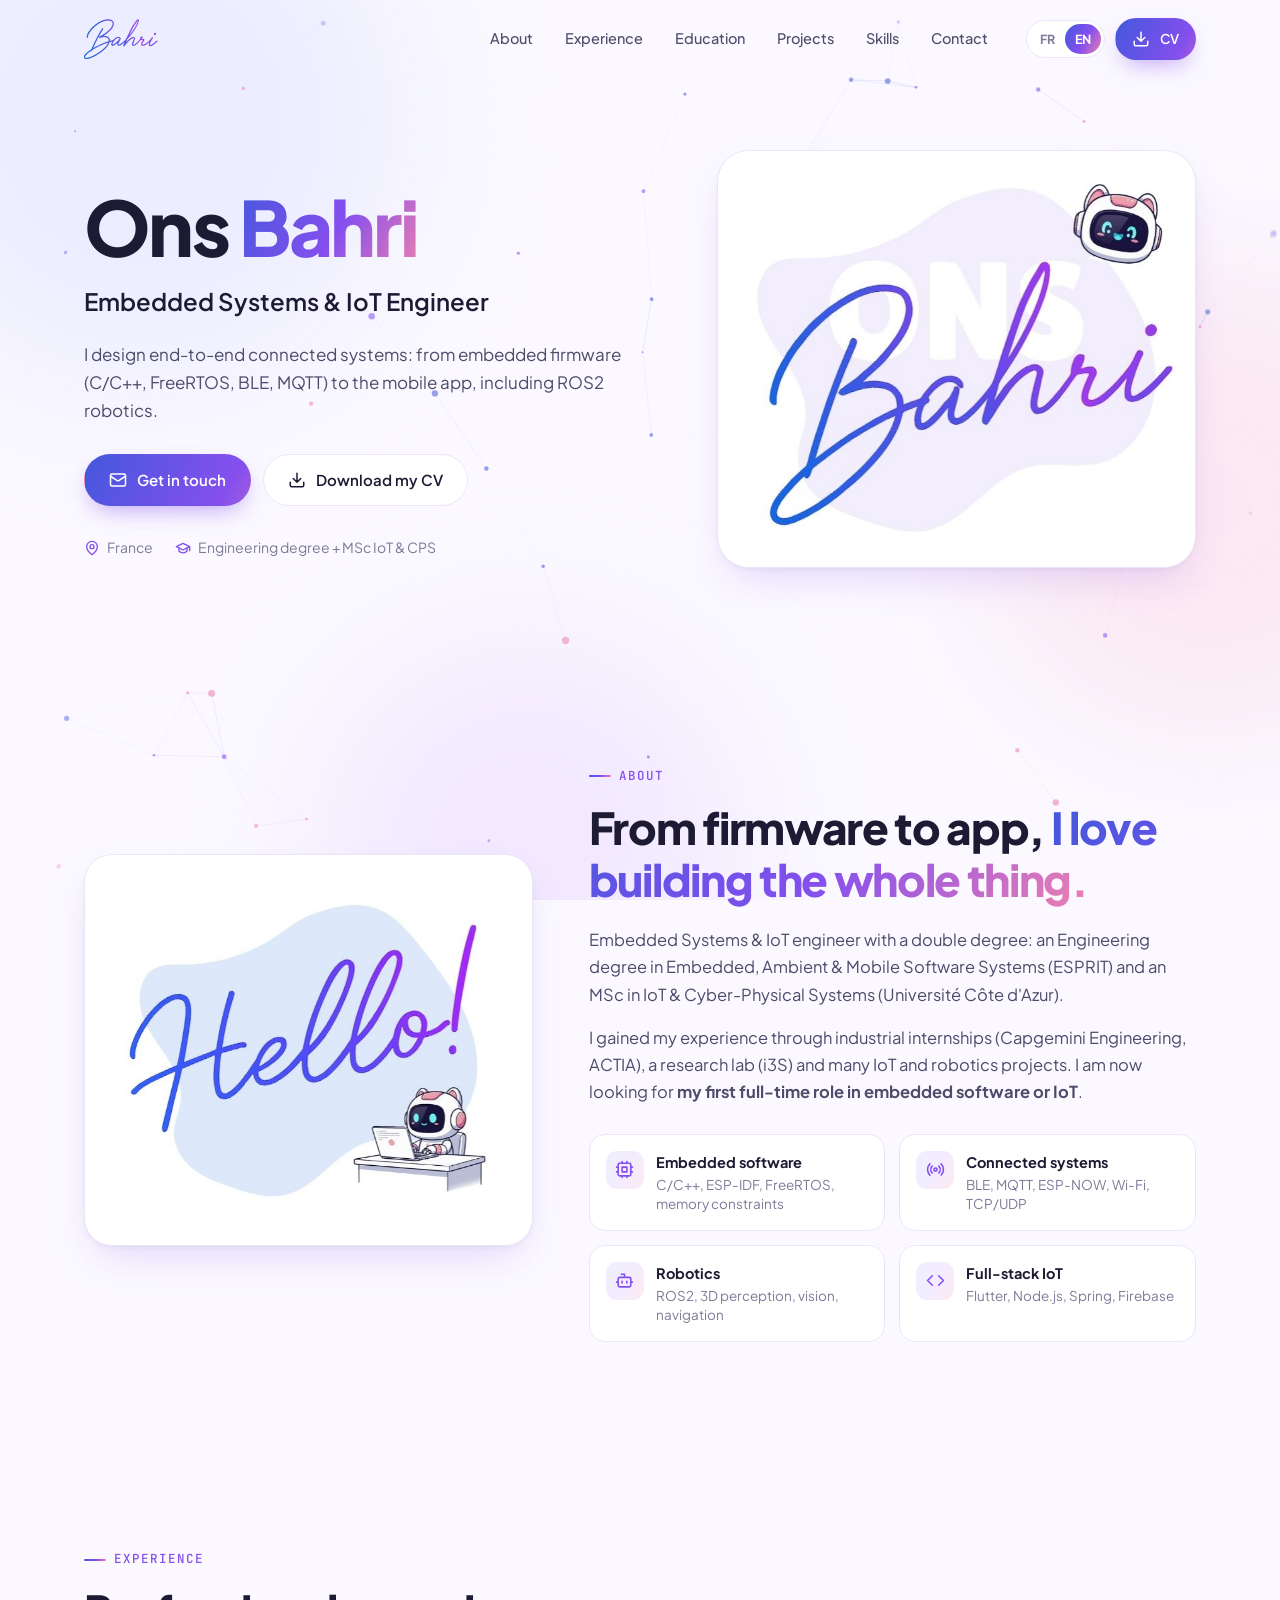
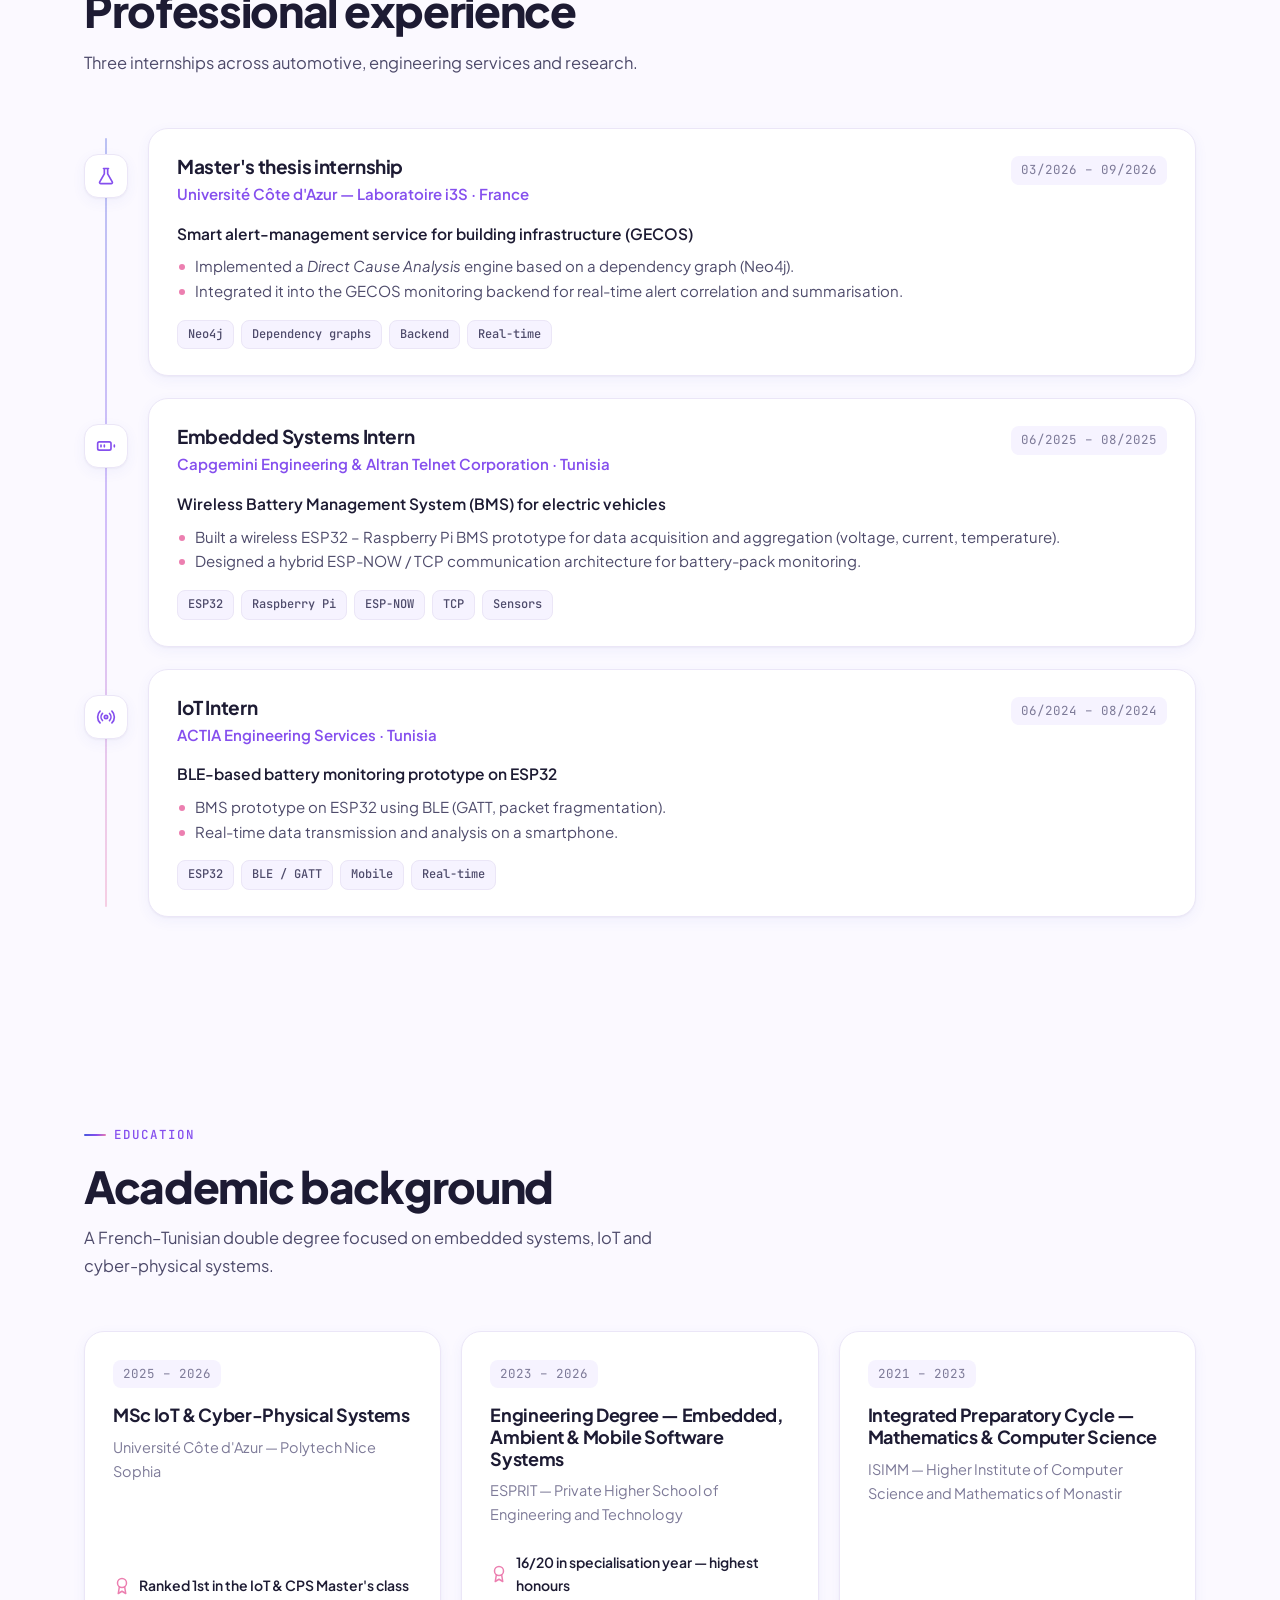
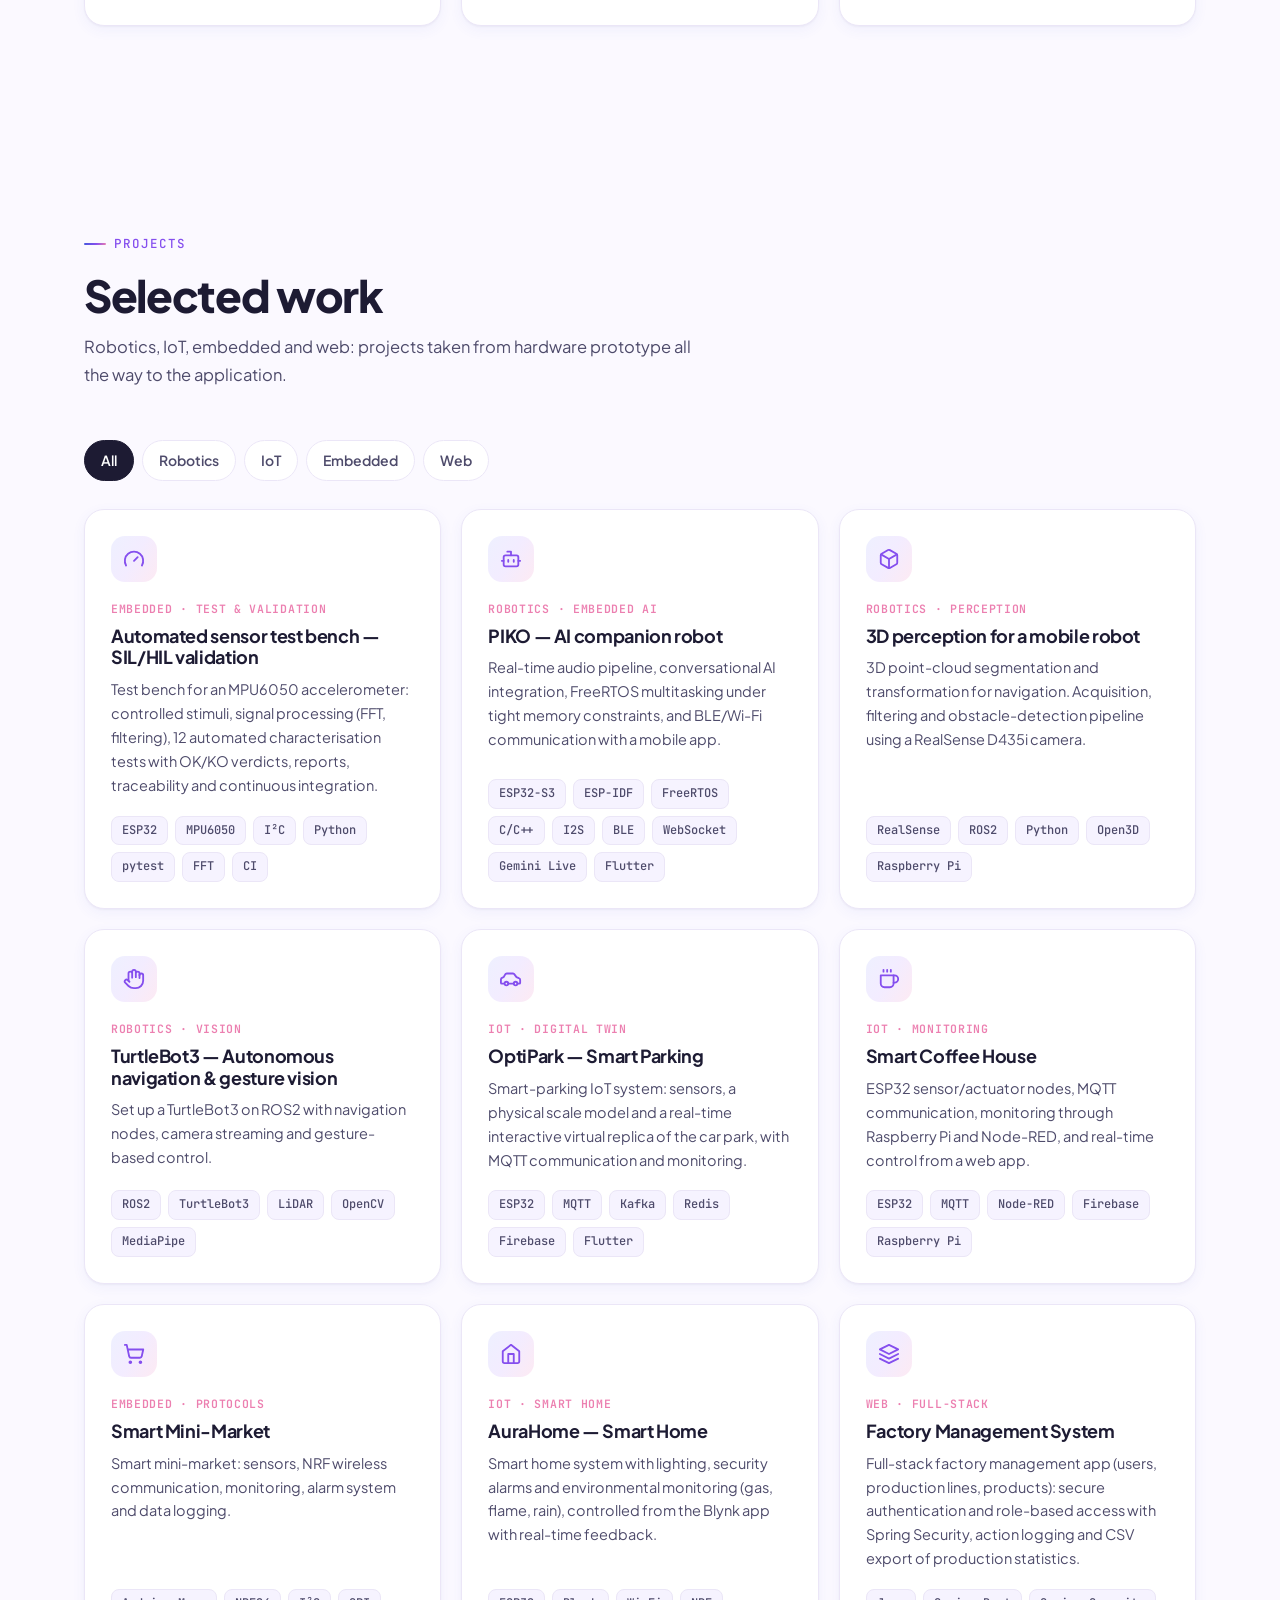
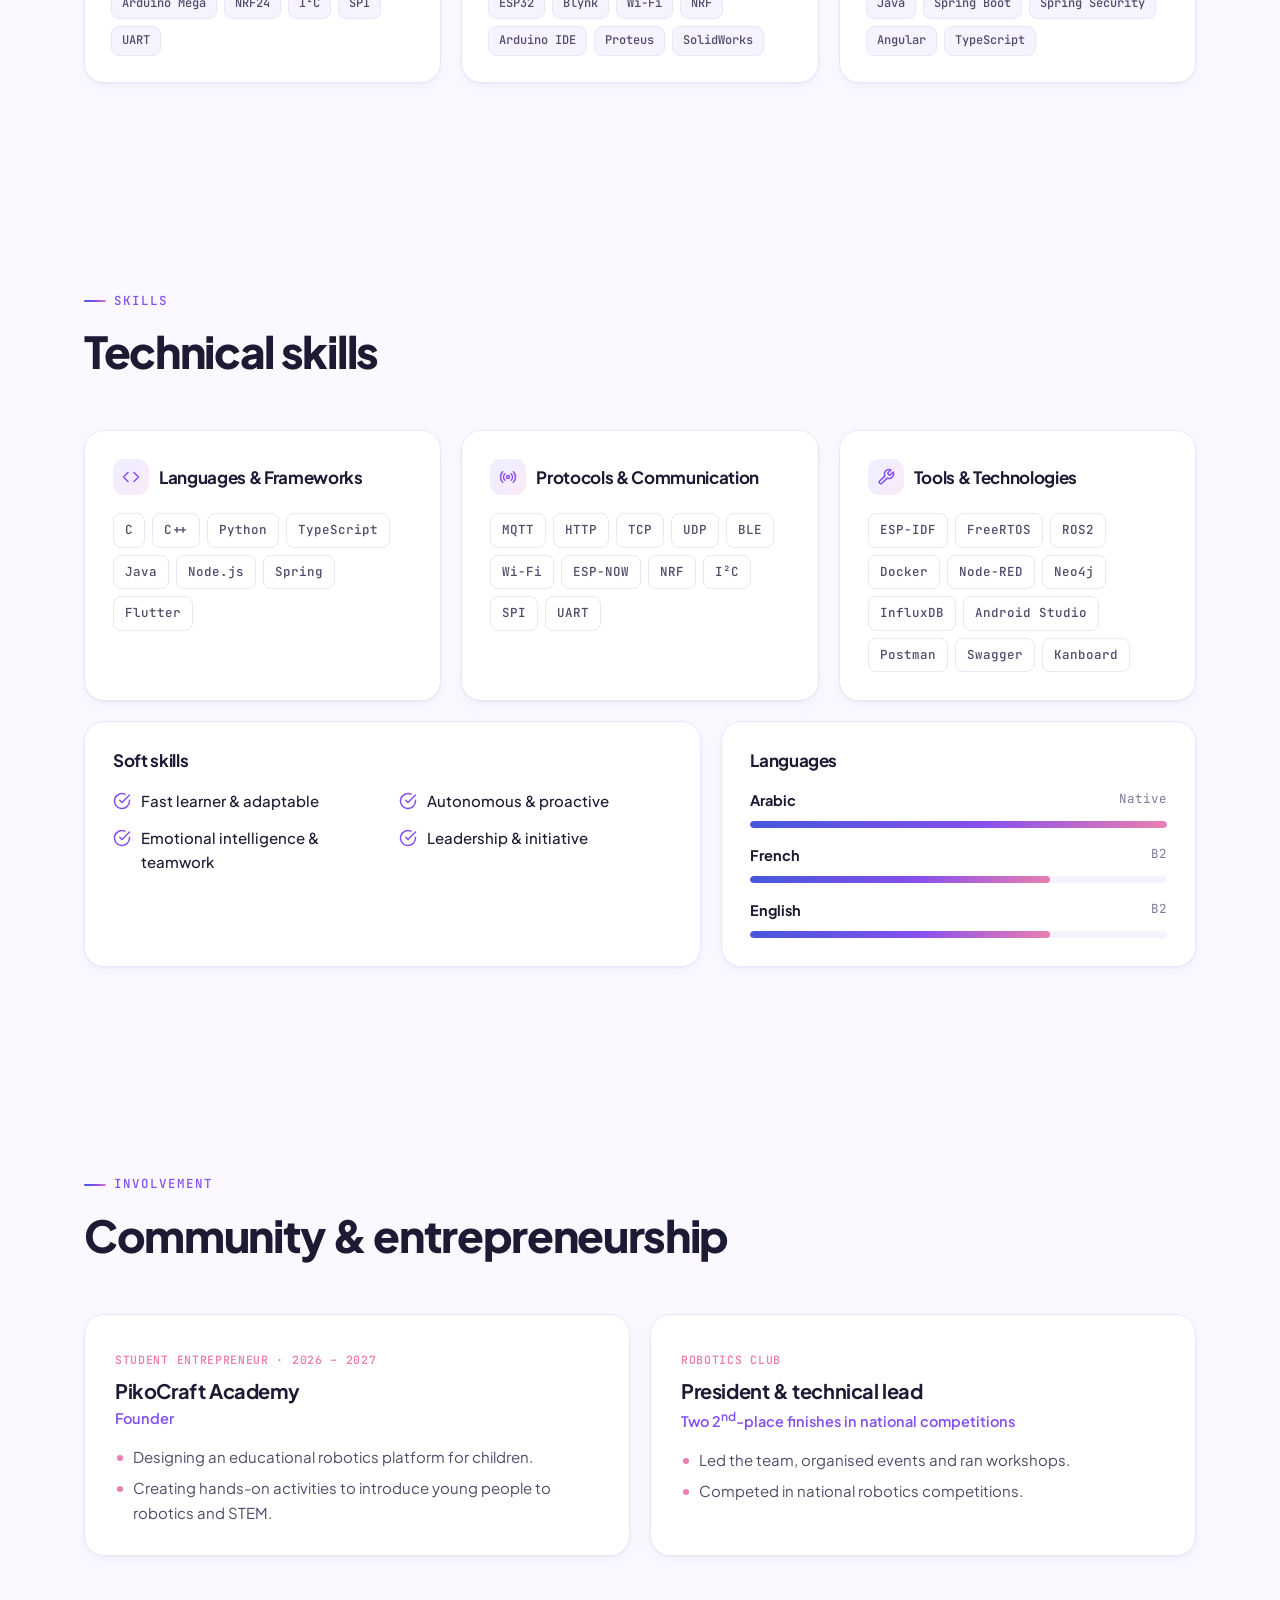
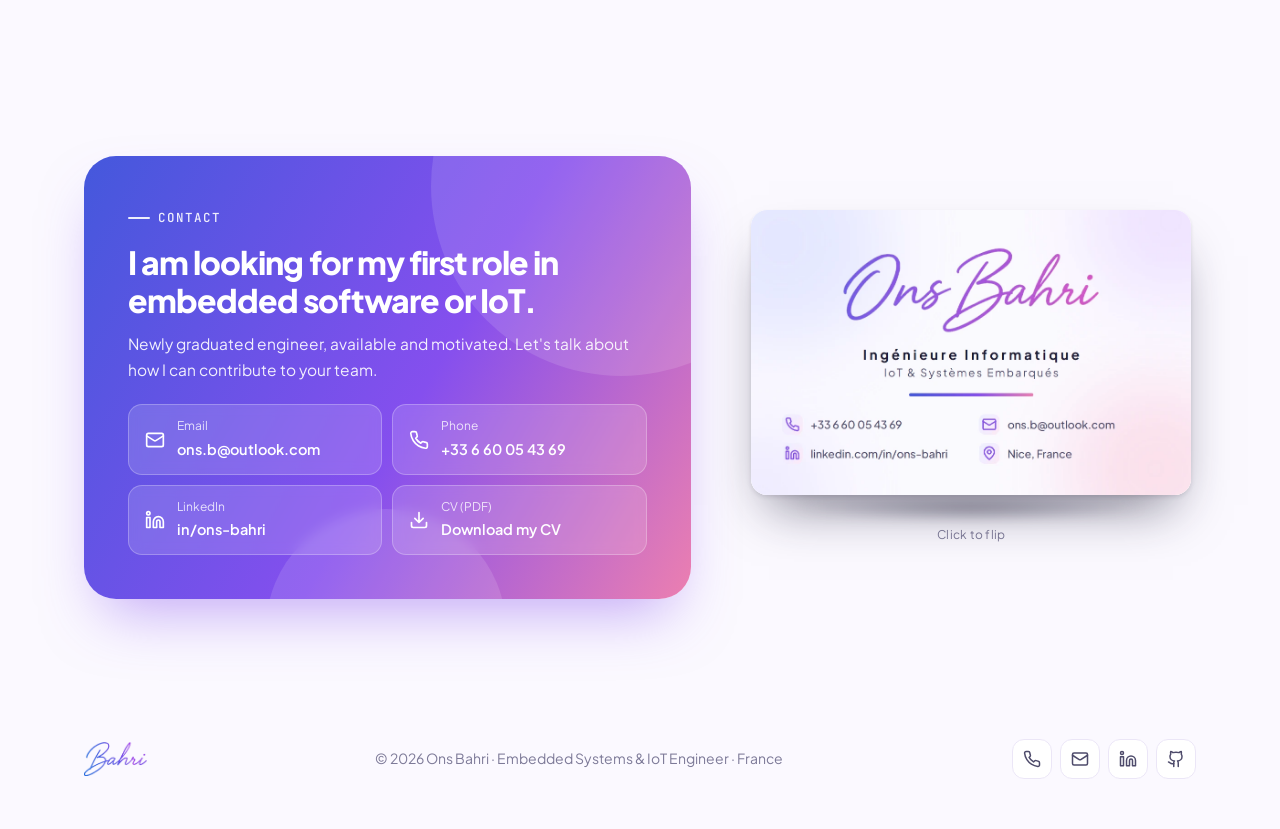
<file: en.html>
<!doctype html>
<html lang="en">
<head>
  <meta charset="utf-8">
  <meta name="viewport" content="width=device-width, initial-scale=1">
  <title>Ons Bahri</title>
  <meta name="description" content="Ons Bahri, Embedded Systems & IoT engineer based in France. Embedded firmware (C/C++, FreeRTOS, BLE, MQTT), ROS2 robotics and connected apps. Looking for a first full-time role.">
  <meta property="og:title" content="Ons Bahri">
  <meta property="og:description" content="Double degree (Engineering + MSc IoT & CPS). Looking for a first role in embedded software or IoT.">
  <meta property="og:image" content="https://ons0bahri.github.io/Ons-BAHRI-Portfolio/assets/img/hero.jpg">
  <meta name="theme-color" content="#854fee">
  <link rel="alternate" hreflang="fr" href="index.html">
  <link rel="alternate" hreflang="en" href="en.html">
  <link rel="icon" href="assets/img/favicon.png" type="image/png">
  <link rel="preconnect" href="https://fonts.googleapis.com">
  <link rel="preconnect" href="https://fonts.gstatic.com" crossorigin>
  <link href="https://fonts.googleapis.com/css2?family=JetBrains+Mono:wght@400;500;600&family=Plus+Jakarta+Sans:wght@400;500;600;700;800&display=swap" rel="stylesheet">
  <link rel="stylesheet" href="assets/css/style.css?v=2">
</head>
<body>

  <!-- Icons -->
  <svg width="0" height="0" style="position:absolute" aria-hidden="true">
    <symbol id="i-mail" viewBox="0 0 24 24"><rect width="20" height="16" x="2" y="4" rx="2"/><path d="m22 7-8.97 5.7a1.94 1.94 0 0 1-2.06 0L2 7"/></symbol>
    <symbol id="i-download" viewBox="0 0 24 24"><path d="M21 15v4a2 2 0 0 1-2 2H5a2 2 0 0 1-2-2v-4"/><path d="m7 10 5 5 5-5M12 15V3"/></symbol>
    <symbol id="i-pin" viewBox="0 0 24 24"><path d="M20 10c0 6-8 12-8 12s-8-6-8-12a8 8 0 0 1 16 0Z"/><circle cx="12" cy="10" r="3"/></symbol>
    <symbol id="i-grad" viewBox="0 0 24 24"><path d="M22 10v6M2 10l10-5 10 5-10 5z"/><path d="M6 12v5c3 3 9 3 12 0v-5"/></symbol>
    <symbol id="i-brief" viewBox="0 0 24 24"><rect width="20" height="14" x="2" y="7" rx="2"/><path d="M16 21V5a2 2 0 0 0-2-2h-4a2 2 0 0 0-2 2v16"/></symbol>
    <symbol id="i-cpu" viewBox="0 0 24 24"><rect x="4" y="4" width="16" height="16" rx="2"/><rect x="9" y="9" width="6" height="6"/><path d="M15 2v2M15 20v2M2 15h2M2 9h2M20 15h2M20 9h2M9 2v2M9 20v2"/></symbol>
    <symbol id="i-bot" viewBox="0 0 24 24"><path d="M12 8V4H8"/><rect width="16" height="12" x="4" y="8" rx="2"/><path d="M2 14h2M20 14h2M15 13v2M9 13v2"/></symbol>
    <symbol id="i-award" viewBox="0 0 24 24"><circle cx="12" cy="8" r="6"/><path d="M15.48 12.89 17 22l-5-3-5 3 1.52-9.11"/></symbol>
    <symbol id="i-check" viewBox="0 0 24 24"><path d="M22 11.08V12a10 10 0 1 1-5.93-9.14"/><path d="m9 11 3 3L22 4"/></symbol>
    <symbol id="i-up" viewBox="0 0 24 24"><path d="m5 12 7-7 7 7M12 19V5"/></symbol>
    <symbol id="i-code" viewBox="0 0 24 24"><path d="m16 18 6-6-6-6M8 6l-6 6 6 6"/></symbol>
    <symbol id="i-radio" viewBox="0 0 24 24"><path d="M4.9 19.1C1 15.2 1 8.8 4.9 4.9M7.8 16.2c-2.3-2.3-2.3-6.1 0-8.5"/><circle cx="12" cy="12" r="2"/><path d="M16.2 7.8c2.3 2.3 2.3 6.1 0 8.5M19.1 4.9C23 8.8 23 15.1 19.1 19"/></symbol>
    <symbol id="i-tool" viewBox="0 0 24 24"><path d="M14.7 6.3a1 1 0 0 0 0 1.4l1.6 1.6a1 1 0 0 0 1.4 0l3.77-3.77a6 6 0 0 1-7.94 7.94l-6.91 6.91a2.12 2.12 0 0 1-3-3l6.91-6.91a6 6 0 0 1 7.94-7.94l-3.76 3.76z"/></symbol>
    <symbol id="i-flask" viewBox="0 0 24 24"><path d="M9 3h6M10 3v6.5L4.5 19a1.5 1.5 0 0 0 1.3 2.2h12.4a1.5 1.5 0 0 0 1.3-2.2L14 9.5V3"/></symbol>
    <symbol id="i-battery" viewBox="0 0 24 24"><rect x="2" y="7" width="16" height="10" rx="2"/><path d="M22 11v2M6 11v2M10 11v2"/></symbol>
    <symbol id="i-car" viewBox="0 0 24 24"><path d="M19 17h2c.6 0 1-.4 1-1v-3c0-.9-.7-1.7-1.5-1.9L18 10l-2.7-3.6A2 2 0 0 0 13.7 6H7.4a2 2 0 0 0-1.8 1.1L4 10l-1.4.5C1.9 10.8 1 11.6 1 12.5V16c0 .6.4 1 1 1h2"/><circle cx="7" cy="17" r="2"/><circle cx="17" cy="17" r="2"/><path d="M9 17h6"/></symbol>
    <symbol id="i-coffee" viewBox="0 0 24 24"><path d="M17 8h1a4 4 0 1 1 0 8h-1"/><path d="M3 8h14v9a4 4 0 0 1-4 4H7a4 4 0 0 1-4-4Z"/><path d="M6 2v2M10 2v2M14 2v2"/></symbol>
    <symbol id="i-cart" viewBox="0 0 24 24"><circle cx="8" cy="21" r="1"/><circle cx="19" cy="21" r="1"/><path d="M2.05 2.05h2l2.66 12.42a2 2 0 0 0 2 1.58h9.78a2 2 0 0 0 1.95-1.57l1.65-7.43H5.12"/></symbol>
    <symbol id="i-box" viewBox="0 0 24 24"><path d="M21 16V8a2 2 0 0 0-1-1.73l-7-4a2 2 0 0 0-2 0l-7 4A2 2 0 0 0 3 8v8a2 2 0 0 0 1 1.73l7 4a2 2 0 0 0 2 0l7-4A2 2 0 0 0 21 16z"/><path d="m3.3 7 8.7 5 8.7-5M12 22V12"/></symbol>
    <symbol id="i-hand" viewBox="0 0 24 24"><path d="M18 11V6a2 2 0 0 0-4 0M14 10V4a2 2 0 0 0-4 0v2M10 10.5V6a2 2 0 0 0-4 0v8"/><path d="M18 8a2 2 0 1 1 4 0v6a8 8 0 0 1-8 8h-2c-2.8 0-4.5-.86-5.99-2.34l-3.6-3.6a2 2 0 0 1 2.83-2.82L7 15"/></symbol>
    <symbol id="i-users" viewBox="0 0 24 24"><path d="M16 21v-2a4 4 0 0 0-4-4H6a4 4 0 0 0-4 4v2"/><circle cx="9" cy="7" r="4"/><path d="M22 21v-2a4 4 0 0 0-3-3.87M16 3.13a4 4 0 0 1 0 7.75"/></symbol>
    <symbol id="i-rocket" viewBox="0 0 24 24"><path d="M4.5 16.5c-1.5 1.26-2 5-2 5s3.74-.5 5-2c.71-.84.7-2.13-.09-2.91a2.18 2.18 0 0 0-2.91-.09z"/><path d="m12 15-3-3a22 22 0 0 1 2-3.95A12.88 12.88 0 0 1 22 2c0 2.72-.78 7.5-6 11a22.35 22.35 0 0 1-4 2z"/><path d="M9 12H4s.55-3.03 2-4c1.62-1.08 5 0 5 0M12 15v5s3.03-.55 4-2c1.08-1.62 0-5 0-5"/></symbol>
    <symbol id="i-linkedin" viewBox="0 0 24 24"><path d="M16 8a6 6 0 0 1 6 6v7h-4v-7a2 2 0 0 0-4 0v7h-4v-7a6 6 0 0 1 6-6z"/><rect width="4" height="12" x="2" y="9"/><circle cx="4" cy="4" r="2"/></symbol>
    <symbol id="i-github" viewBox="0 0 24 24"><path d="M15 22v-4a4.8 4.8 0 0 0-1-3.5c3 0 6-2 6-5.5.08-1.25-.27-2.48-1-3.5.28-1.15.28-2.35 0-3.5 0 0-1 0-3 1.5-2.64-.5-5.36-.5-8 0C6 2 5 2 5 2c-.3 1.15-.3 2.35 0 3.5A5.4 5.4 0 0 0 4 9c0 3.5 3 5.5 6 5.5-.39.49-.68 1.05-.85 1.65-.17.6-.22 1.23-.15 1.85v4"/><path d="M9 18c-4.51 2-5-2-7-2"/></symbol>
    <symbol id="i-globe" viewBox="0 0 24 24"><circle cx="12" cy="12" r="10"/><path d="M2 12h20M12 2a15.3 15.3 0 0 1 4 10 15.3 15.3 0 0 1-4 10 15.3 15.3 0 0 1-4-10 15.3 15.3 0 0 1 4-10z"/></symbol>
    <symbol id="i-home" viewBox="0 0 24 24"><path d="m3 9 9-7 9 7v11a2 2 0 0 1-2 2H5a2 2 0 0 1-2-2z"/><path d="M9 22V12h6v10"/></symbol>
    <symbol id="i-layers" viewBox="0 0 24 24"><path d="m12 2 10 5-10 5L2 7z"/><path d="m2 17 10 5 10-5M2 12l10 5 10-5"/></symbol>
    <symbol id="i-phone" viewBox="0 0 24 24"><path d="M22 16.92v3a2 2 0 0 1-2.18 2 19.79 19.79 0 0 1-8.63-3.07 19.5 19.5 0 0 1-6-6 19.79 19.79 0 0 1-3.07-8.67A2 2 0 0 1 4.11 2h3a2 2 0 0 1 2 1.72c.13.96.36 1.9.7 2.81a2 2 0 0 1-.45 2.11L8.09 9.91a16 16 0 0 0 6 6l1.27-1.27a2 2 0 0 1 2.11-.45c.91.34 1.85.57 2.81.7A2 2 0 0 1 22 16.92z"/></symbol>
    <symbol id="i-gauge" viewBox="0 0 24 24"><path d="m12 14 4-4"/><path d="M3.34 19a10 10 0 1 1 17.32 0"/></symbol>
    <symbol id="i-spark" viewBox="0 0 24 24"><path d="m12 3-1.9 5.8a2 2 0 0 1-1.3 1.3L3 12l5.8 1.9a2 2 0 0 1 1.3 1.3L12 21l1.9-5.8a2 2 0 0 1 1.3-1.3L21 12l-5.8-1.9a2 2 0 0 1-1.3-1.3Z"/></symbol>
  </svg>

  <!-- Animated background -->
  <div class="bg-fx" aria-hidden="true">
    <div class="blob b1"></div><div class="blob b2"></div><div class="blob b3"></div>
    <canvas id="net"></canvas>
  </div>
  <div class="progress" aria-hidden="true"></div>

  <!-- Navigation -->
  <header class="nav">
    <div class="container">
      <a class="nav-logo" href="#top" aria-label="Ons Bahri — home"><img src="assets/img/logo.png" alt="Ons Bahri"></a>
      <nav class="nav-links" id="menu" aria-label="Main navigation">
        <a href="#about">About</a>
        <a href="#experience">Experience</a>
        <a href="#education">Education</a>
        <a href="#projects">Projects</a>
        <a href="#skills">Skills</a>
        <a href="#contact">Contact</a>
      </nav>
      <div class="nav-actions">
        <div class="lang" role="group" aria-label="Language">
          <a href="index.html" hreflang="fr">FR</a>
          <a class="on" href="en.html" hreflang="en" aria-current="true">EN</a>
        </div>
        <a class="btn btn-primary btn-sm" href="assets/cv/CV_Ons-Bahri.pdf" download><svg class="i"><use href="#i-download"/></svg>CV</a>
        <button class="menu-btn" aria-label="Menu" aria-controls="menu" aria-expanded="false"><span></span><span></span><span></span></button>
      </div>
    </div>
  </header>

  <main id="top">

    <!-- Hero -->
    <section class="hero">
      <div class="container hero-grid">
        <div>
          <h1 class="reveal d1">Ons <span class="grad-text">Bahri</span></h1>
          <p class="role reveal d1">Embedded Systems &amp; IoT Engineer</p>
          <p class="lead reveal d2">I design end-to-end connected systems: from embedded firmware (C/C++, FreeRTOS, BLE, MQTT) to the mobile app, including ROS2 robotics.</p>
          <div class="cta reveal d2">
            <a class="btn btn-primary" href="#contact"><svg class="i"><use href="#i-mail"/></svg>Get in touch</a>
            <a class="btn btn-ghost" href="assets/cv/CV_Ons-Bahri.pdf" download><svg class="i"><use href="#i-download"/></svg>Download my CV</a>
          </div>
          <div class="meta reveal d3">
            <span><svg class="i"><use href="#i-pin"/></svg>France</span>
            <span><svg class="i"><use href="#i-grad"/></svg>Engineering degree + MSc IoT &amp; CPS</span>
          </div>
        </div>

        <div class="hero-visual reveal d2">
          <div class="hero-card"><img src="assets/img/hero.jpg" alt="Ons Bahri — illustration" width="710" height="620"></div>
        </div>
      </div>

    </section>

    <!-- About -->
    <section id="about">
      <div class="container about-grid">
        <div class="about-img reveal"><img src="assets/img/about.jpg" alt="Hello illustration" width="710" height="620" loading="lazy"></div>
        <div class="about-text">
          <span class="eyebrow reveal">About</span>
          <h2 class="section-title reveal">From firmware to app, <span class="grad-text">I love building the whole thing.</span></h2>
          <p class="reveal d1" style="margin-top:20px">Embedded Systems &amp; IoT engineer with a double degree: an Engineering degree in Embedded, Ambient &amp; Mobile Software Systems (ESPRIT) and an MSc in IoT &amp; Cyber-Physical Systems (Université Côte d'Azur).</p>
          <p class="reveal d1">I gained my experience through industrial internships (Capgemini Engineering, ACTIA), a research lab (i3S) and many IoT and robotics projects. I am now looking for <strong>my first full-time role in embedded software or IoT</strong>.</p>
          <div class="highlights">
            <div class="highlight reveal d1"><span class="ico"><svg class="i"><use href="#i-cpu"/></svg></span><div><b>Embedded software</b><span>C/C++, ESP-IDF, FreeRTOS, memory constraints</span></div></div>
            <div class="highlight reveal d2"><span class="ico"><svg class="i"><use href="#i-radio"/></svg></span><div><b>Connected systems</b><span>BLE, MQTT, ESP-NOW, Wi-Fi, TCP/UDP</span></div></div>
            <div class="highlight reveal d2"><span class="ico"><svg class="i"><use href="#i-bot"/></svg></span><div><b>Robotics</b><span>ROS2, 3D perception, vision, navigation</span></div></div>
            <div class="highlight reveal d3"><span class="ico"><svg class="i"><use href="#i-code"/></svg></span><div><b>Full-stack IoT</b><span>Flutter, Node.js, Spring, Firebase</span></div></div>
          </div>
        </div>
      </div>
    </section>

    <!-- Experience -->
    <section id="experience">
      <div class="container">
        <div class="section-head">
          <span class="eyebrow reveal">Experience</span>
          <h2 class="section-title reveal">Professional experience</h2>
          <p class="section-sub reveal d1">Three internships across automotive, engineering services and research.</p>
        </div>
        <div class="timeline">
          <article class="t-item reveal">
            <div class="t-dot"><svg class="i"><use href="#i-flask"/></svg></div>
            <div class="card t-card">
              <div class="t-top">
                <div>
                  <h3>Master's thesis internship</h3>
                  <div class="t-org">Université Côte d'Azur — Laboratoire i3S · France</div>
                </div>
                <span class="t-date">03/2026 – 09/2026</span>
              </div>
              <p class="subject">Smart alert-management service for building infrastructure (GECOS)</p>
              <ul>
                <li>Implemented a <em>Direct Cause Analysis</em> engine based on a dependency graph (Neo4j).</li>
                <li>Integrated it into the GECOS monitoring backend for real-time alert correlation and summarisation.</li>
              </ul>
              <div class="tags"><span class="tag">Neo4j</span><span class="tag">Dependency graphs</span><span class="tag">Backend</span><span class="tag">Real-time</span></div>
            </div>
          </article>

          <article class="t-item reveal">
            <div class="t-dot"><svg class="i"><use href="#i-battery"/></svg></div>
            <div class="card t-card">
              <div class="t-top">
                <div>
                  <h3>Embedded Systems Intern</h3>
                  <div class="t-org">Capgemini Engineering &amp; Altran Telnet Corporation · Tunisia</div>
                </div>
                <span class="t-date">06/2025 – 08/2025</span>
              </div>
              <p class="subject">Wireless Battery Management System (BMS) for electric vehicles</p>
              <ul>
                <li>Built a wireless ESP32 – Raspberry Pi BMS prototype for data acquisition and aggregation (voltage, current, temperature).</li>
                <li>Designed a hybrid ESP-NOW / TCP communication architecture for battery-pack monitoring.</li>
              </ul>
              <div class="tags"><span class="tag">ESP32</span><span class="tag">Raspberry Pi</span><span class="tag">ESP-NOW</span><span class="tag">TCP</span><span class="tag">Sensors</span></div>
            </div>
          </article>

          <article class="t-item reveal">
            <div class="t-dot"><svg class="i"><use href="#i-radio"/></svg></div>
            <div class="card t-card">
              <div class="t-top">
                <div>
                  <h3>IoT Intern</h3>
                  <div class="t-org">ACTIA Engineering Services · Tunisia</div>
                </div>
                <span class="t-date">06/2024 – 08/2024</span>
              </div>
              <p class="subject">BLE-based battery monitoring prototype on ESP32</p>
              <ul>
                <li>BMS prototype on ESP32 using BLE (GATT, packet fragmentation).</li>
                <li>Real-time data transmission and analysis on a smartphone.</li>
              </ul>
              <div class="tags"><span class="tag">ESP32</span><span class="tag">BLE / GATT</span><span class="tag">Mobile</span><span class="tag">Real-time</span></div>
            </div>
          </article>
        </div>
      </div>
    </section>

    <!-- Education -->
    <section id="education">
      <div class="container">
        <div class="section-head">
          <span class="eyebrow reveal">Education</span>
          <h2 class="section-title reveal">Academic background</h2>
          <p class="section-sub reveal d1">A French–Tunisian double degree focused on embedded systems, IoT and cyber-physical systems.</p>
        </div>
        <div class="edu-grid">
          <article class="card edu reveal">
            <span class="t-date">2025 – 2026</span>
            <h3>MSc IoT &amp; Cyber-Physical Systems</h3>
            <div class="school">Université Côte d'Azur — Polytech Nice Sophia</div>
            <div class="award"><svg class="i"><use href="#i-award"/></svg><span>Ranked 1st in the IoT &amp; CPS Master's class</span></div>
          </article>
          <article class="card edu reveal d1">
            <span class="t-date">2023 – 2026</span>
            <h3>Engineering Degree — Embedded, Ambient &amp; Mobile Software Systems</h3>
            <div class="school">ESPRIT — Private Higher School of Engineering and Technology</div>
            <div class="award"><svg class="i"><use href="#i-award"/></svg><span>16/20 in specialisation year — highest honours</span></div>
          </article>
          <article class="card edu reveal d2">
            <span class="t-date">2021 – 2023</span>
            <h3>Integrated Preparatory Cycle — Mathematics &amp; Computer Science</h3>
            <div class="school">ISIMM — Higher Institute of Computer Science and Mathematics of Monastir</div>
          </article>
        </div>
      </div>
    </section>

    <!-- Projects -->
    <section id="projects">
      <div class="container">
        <div class="section-head">
          <span class="eyebrow reveal">Projects</span>
          <h2 class="section-title reveal">Selected work</h2>
          <p class="section-sub reveal d1">Robotics, IoT, embedded and web: projects taken from hardware prototype all the way to the application.</p>
        </div>
        <div class="filters reveal" role="group" aria-label="Filter projects">
          <button class="filter on" data-filter="all" aria-pressed="true">All</button>
          <button class="filter" data-filter="robotics" aria-pressed="false">Robotics</button>
          <button class="filter" data-filter="iot" aria-pressed="false">IoT</button>
          <button class="filter" data-filter="embedded" aria-pressed="false">Embedded</button>
          <button class="filter" data-filter="web" aria-pressed="false">Web</button>
        </div>
        <div class="projects">
          <article class="card project reveal" data-cat="embedded">
            <div class="p-ico"><svg class="i"><use href="#i-gauge"/></svg></div>
            <span class="p-cat">Embedded · Test &amp; Validation</span>
            <h3>Automated sensor test bench — SIL/HIL validation</h3>
            <p>Test bench for an MPU6050 accelerometer: controlled stimuli, signal processing (FFT, filtering), 12 automated characterisation tests with OK/KO verdicts, reports, traceability and continuous integration.</p>
            <div class="tags"><span class="tag">ESP32</span><span class="tag">MPU6050</span><span class="tag">I²C</span><span class="tag">Python</span><span class="tag">pytest</span><span class="tag">FFT</span><span class="tag">CI</span></div>
          </article>
          <article class="card project reveal" data-cat="robotics embedded iot">
            <div class="p-ico"><svg class="i"><use href="#i-bot"/></svg></div>
            <span class="p-cat">Robotics · Embedded AI</span>
            <h3>PIKO — AI companion robot</h3>
            <p>Real-time audio pipeline, conversational AI integration, FreeRTOS multitasking under tight memory constraints, and BLE/Wi-Fi communication with a mobile app.</p>
            <div class="tags"><span class="tag">ESP32-S3</span><span class="tag">ESP-IDF</span><span class="tag">FreeRTOS</span><span class="tag">C/C++</span><span class="tag">I2S</span><span class="tag">BLE</span><span class="tag">WebSocket</span><span class="tag">Gemini Live</span><span class="tag">Flutter</span></div>
          </article>
          <article class="card project reveal d1" data-cat="robotics">
            <div class="p-ico"><svg class="i"><use href="#i-box"/></svg></div>
            <span class="p-cat">Robotics · Perception</span>
            <h3>3D perception for a mobile robot</h3>
            <p>3D point-cloud segmentation and transformation for navigation. Acquisition, filtering and obstacle-detection pipeline using a RealSense D435i camera.</p>
            <div class="tags"><span class="tag">RealSense</span><span class="tag">ROS2</span><span class="tag">Python</span><span class="tag">Open3D</span><span class="tag">Raspberry Pi</span></div>
          </article>
          <article class="card project reveal d2" data-cat="robotics">
            <div class="p-ico"><svg class="i"><use href="#i-hand"/></svg></div>
            <span class="p-cat">Robotics · Vision</span>
            <h3>TurtleBot3 — Autonomous navigation &amp; gesture vision</h3>
            <p>Set up a TurtleBot3 on ROS2 with navigation nodes, camera streaming and gesture-based control.</p>
            <div class="tags"><span class="tag">ROS2</span><span class="tag">TurtleBot3</span><span class="tag">LiDAR</span><span class="tag">OpenCV</span><span class="tag">MediaPipe</span></div>
          </article>
          <article class="card project reveal" data-cat="iot">
            <div class="p-ico"><svg class="i"><use href="#i-car"/></svg></div>
            <span class="p-cat">IoT · Digital twin</span>
            <h3>OptiPark — Smart Parking</h3>
            <p>Smart-parking IoT system: sensors, a physical scale model and a real-time interactive virtual replica of the car park, with MQTT communication and monitoring.</p>
            <div class="tags"><span class="tag">ESP32</span><span class="tag">MQTT</span><span class="tag">Kafka</span><span class="tag">Redis</span><span class="tag">Firebase</span><span class="tag">Flutter</span></div>
          </article>
          <article class="card project reveal d1" data-cat="iot">
            <div class="p-ico"><svg class="i"><use href="#i-coffee"/></svg></div>
            <span class="p-cat">IoT · Monitoring</span>
            <h3>Smart Coffee House</h3>
            <p>ESP32 sensor/actuator nodes, MQTT communication, monitoring through Raspberry Pi and Node-RED, and real-time control from a web app.</p>
            <div class="tags"><span class="tag">ESP32</span><span class="tag">MQTT</span><span class="tag">Node-RED</span><span class="tag">Firebase</span><span class="tag">Raspberry Pi</span></div>
          </article>
          <article class="card project reveal d2" data-cat="embedded iot">
            <div class="p-ico"><svg class="i"><use href="#i-cart"/></svg></div>
            <span class="p-cat">Embedded · Protocols</span>
            <h3>Smart Mini-Market</h3>
            <p>Smart mini-market: sensors, NRF wireless communication, monitoring, alarm system and data logging.</p>
            <div class="tags"><span class="tag">Arduino Mega</span><span class="tag">NRF24</span><span class="tag">I²C</span><span class="tag">SPI</span><span class="tag">UART</span></div>
          </article>
          <article class="card project reveal" data-cat="iot embedded">
            <div class="p-ico"><svg class="i"><use href="#i-home"/></svg></div>
            <span class="p-cat">IoT · Smart home</span>
            <h3>AuraHome — Smart Home</h3>
            <p>Smart home system with lighting, security alarms and environmental monitoring (gas, flame, rain), controlled from the Blynk app with real-time feedback.</p>
            <div class="tags"><span class="tag">ESP32</span><span class="tag">Blynk</span><span class="tag">Wi-Fi</span><span class="tag">NRF</span><span class="tag">Arduino IDE</span><span class="tag">Proteus</span><span class="tag">SolidWorks</span></div>
          </article>
          <article class="card project reveal d1" data-cat="web">
            <div class="p-ico"><svg class="i"><use href="#i-layers"/></svg></div>
            <span class="p-cat">Web · Full-stack</span>
            <h3>Factory Management System</h3>
            <p>Full-stack factory management app (users, production lines, products): secure authentication and role-based access with Spring Security, action logging and CSV export of production statistics.</p>
            <div class="tags"><span class="tag">Java</span><span class="tag">Spring Boot</span><span class="tag">Spring Security</span><span class="tag">Angular</span><span class="tag">TypeScript</span></div>
          </article>
        </div>
      </div>
    </section>

    <!-- Skills -->
    <section id="skills">
      <div class="container">
        <div class="section-head">
          <span class="eyebrow reveal">Skills</span>
          <h2 class="section-title reveal">Technical skills</h2>
        </div>
        <div class="skills-grid">
          <div class="card skill reveal">
            <h3><span class="ico"><svg class="i"><use href="#i-code"/></svg></span>Languages &amp; Frameworks</h3>
            <div class="tags"><span class="tag">C</span><span class="tag">C++</span><span class="tag">Python</span><span class="tag">TypeScript</span><span class="tag">Java</span><span class="tag">Node.js</span><span class="tag">Spring</span><span class="tag">Flutter</span></div>
          </div>
          <div class="card skill reveal d1">
            <h3><span class="ico"><svg class="i"><use href="#i-radio"/></svg></span>Protocols &amp; Communication</h3>
            <div class="tags"><span class="tag">MQTT</span><span class="tag">HTTP</span><span class="tag">TCP</span><span class="tag">UDP</span><span class="tag">BLE</span><span class="tag">Wi-Fi</span><span class="tag">ESP-NOW</span><span class="tag">NRF</span><span class="tag">I²C</span><span class="tag">SPI</span><span class="tag">UART</span></div>
          </div>
          <div class="card skill reveal d2">
            <h3><span class="ico"><svg class="i"><use href="#i-tool"/></svg></span>Tools &amp; Technologies</h3>
            <div class="tags"><span class="tag">ESP-IDF</span><span class="tag">FreeRTOS</span><span class="tag">ROS2</span><span class="tag">Docker</span><span class="tag">Node-RED</span><span class="tag">Neo4j</span><span class="tag">InfluxDB</span><span class="tag">Android Studio</span><span class="tag">Postman</span><span class="tag">Swagger</span><span class="tag">Kanboard</span></div>
          </div>
        </div>

        <div class="soft-langs">
          <div class="card soft reveal">
            <h3 style="font-size:17px;margin-bottom:18px">Soft skills</h3>
            <ul>
              <li><svg class="i"><use href="#i-check"/></svg>Fast learner &amp; adaptable</li>
              <li><svg class="i"><use href="#i-check"/></svg>Autonomous &amp; proactive</li>
              <li><svg class="i"><use href="#i-check"/></svg>Emotional intelligence &amp; teamwork</li>
              <li><svg class="i"><use href="#i-check"/></svg>Leadership &amp; initiative</li>
            </ul>
          </div>
          <div class="card langs reveal d1">
            <h3 style="font-size:17px;margin-bottom:18px">Languages</h3>
            <div class="lang-row"><div class="l-top"><b>Arabic</b><span>Native</span></div><div class="bar"><i style="--w:100%"></i></div></div>
            <div class="lang-row"><div class="l-top"><b>French</b><span>B2</span></div><div class="bar"><i style="--w:72%"></i></div></div>
            <div class="lang-row"><div class="l-top"><b>English</b><span>B2</span></div><div class="bar"><i style="--w:72%"></i></div></div>
          </div>
        </div>
      </div>
    </section>

    <!-- Engagement -->
    <section id="engagement">
      <div class="container">
        <div class="section-head">
          <span class="eyebrow reveal">Involvement</span>
          <h2 class="section-title reveal">Community &amp; entrepreneurship</h2>
        </div>
        <div class="engage-grid">
          <article class="card engage reveal">
            <span class="p-cat">Student entrepreneur · 2026 – 2027</span>
            <h3>PikoCraft Academy</h3>
            <div class="sub">Founder</div>
            <ul>
              <li>Designing an educational robotics platform for children.</li>
              <li>Creating hands-on activities to introduce young people to robotics and STEM.</li>
            </ul>
          </article>
          <article class="card engage reveal d1">
            <span class="p-cat">Robotics Club</span>
            <h3>President &amp; technical lead</h3>
            <div class="sub">Two 2<sup>nd</sup>-place finishes in national competitions</div>
            <ul>
              <li>Led the team, organised events and ran workshops.</li>
              <li>Competed in national robotics competitions.</li>
            </ul>
          </article>
        </div>
      </div>
    </section>

    <!-- Contact -->
    <section id="contact">
      <div class="container">
        <div class="contact-grid">
          <div class="cta-box reveal">
            <div>
              <span class="eyebrow">Contact</span>
              <h2>I am looking for my first role in embedded software or IoT.</h2>
              <p>Newly graduated engineer, available and motivated. Let's talk about how I can contribute to your team.</p>
              <div class="contact-list">
                <a class="contact-item" href="mailto:ons.b@outlook.com?subject=Opportunity%20-%20Embedded%20%2F%20IoT%20Engineer"><svg class="i"><use href="#i-mail"/></svg><div><small>Email</small><b>ons.b@outlook.com</b></div></a>
                <a class="contact-item" href="tel:+33660054369"><svg class="i"><use href="#i-phone"/></svg><div><small>Phone</small><b>+33 6 60 05 43 69</b></div></a>
                <a class="contact-item" href="https://www.linkedin.com/in/ons-bahri" target="_blank" rel="noopener"><svg class="i"><use href="#i-linkedin"/></svg><div><small>LinkedIn</small><b>in/ons-bahri</b></div></a>
                <a class="contact-item" href="assets/cv/CV_Ons-Bahri.pdf" download><svg class="i"><use href="#i-download"/></svg><div><small>CV (PDF)</small><b>Download my CV</b></div></a>
              </div>
            </div>
          </div>
          <div class="bcard-wrap reveal">
            <div class="bcard-float">
              <span class="bcard-shadow" aria-hidden="true"></span>
              <button class="bcard" type="button" aria-label="My business card — click to flip" aria-pressed="false">
                <span class="bcard-inner">
                  <span class="bcard-face front"><img src="assets/img/card-recto.webp" alt="Ons Bahri's business card, front" width="963" height="624" loading="lazy"><span class="glare"></span></span>
                  <span class="bcard-face back"><img src="assets/img/card-verso.webp" alt="Ons Bahri's business card, back" width="963" height="624" loading="lazy"><span class="glare"></span></span>
                </span>
              </button>
            </div>
            <span class="bcard-hint" aria-hidden="true">Click to flip</span>
          </div>
        </div>
      </div>
    </section>
  </main>

  <footer>
    <div class="container">
      <img src="assets/img/logo.png" alt="Ons Bahri">
      <span>© <span id="year">2026</span> Ons Bahri · Embedded Systems &amp; IoT Engineer · France</span>
      <div class="socials">
        <a href="tel:+33660054369" aria-label="Phone"><svg class="i"><use href="#i-phone"/></svg></a>
        <a href="mailto:ons.b@outlook.com" aria-label="Email"><svg class="i"><use href="#i-mail"/></svg></a>
        <a href="https://www.linkedin.com/in/ons-bahri" target="_blank" rel="noopener" aria-label="LinkedIn"><svg class="i"><use href="#i-linkedin"/></svg></a>
        <a href="https://github.com/ONS0BAHRI" target="_blank" rel="noopener" aria-label="GitHub"><svg class="i"><use href="#i-github"/></svg></a>
      </div>
    </div>
  </footer>

  <button class="to-top" aria-label="Back to top"><svg class="i"><use href="#i-up"/></svg></button>

  <script src="assets/js/main.js?v=2"></script>
</body>
</html>
</file>
<file: assets/css/style.css>
/* =========================================================
   Ons Bahri — Portfolio (FR / EN)
   Light theme · blue → violet → rosé
   ========================================================= */

:root {
  --bg: #fbf9ff;
  --surface: #ffffff;
  --surface-soft: #f6f3ff;
  --ink: #1d1b33;
  --ink-soft: #4e4b6b;
  --muted: #7d7a98;
  --line: #ebe6f7;

  --blue: #4458dc;
  --violet: #854fee;
  --rose: #ec7fb0;
  --rose-soft: #fde8f1;
  --grad: linear-gradient(120deg, var(--blue) 0%, var(--violet) 55%, var(--rose) 100%);
  --grad-soft: linear-gradient(120deg, #eef0ff 0%, #f3ecff 50%, #fdeaf3 100%);

  --radius: 20px;
  --radius-sm: 12px;
  --shadow-sm: 0 1px 2px rgba(29, 27, 51, .04), 0 4px 14px rgba(68, 88, 220, .06);
  --shadow: 0 2px 4px rgba(29, 27, 51, .04), 0 18px 40px -12px rgba(133, 79, 238, .22);

  --font: "Plus Jakarta Sans", system-ui, -apple-system, "Segoe UI", Roboto, sans-serif;
  --mono: "JetBrains Mono", ui-monospace, "SFMono-Regular", Consolas, monospace;
  --max: 1160px;
}

*, *::before, *::after { box-sizing: border-box; }
html { scroll-behavior: smooth; scroll-padding-top: 88px; }
body {
  margin: 0;
  font-family: var(--font);
  font-size: 16px;
  line-height: 1.65;
  color: var(--ink-soft);
  background: var(--bg);
  -webkit-font-smoothing: antialiased;
  overflow-x: hidden;
}
img { max-width: 100%; height: auto; display: block; }
svg.i { fill: none; stroke: currentColor; stroke-width: 2; stroke-linecap: round; stroke-linejoin: round; }
a { color: inherit; text-decoration: none; }
h1, h2, h3, h4 { color: var(--ink); line-height: 1.2; margin: 0; font-weight: 700; letter-spacing: -.02em; }
p { margin: 0; }
ul { margin: 0; padding: 0; list-style: none; }
::selection { background: var(--rose-soft); color: var(--ink); }

.container { width: 100%; max-width: var(--max); margin: 0 auto; padding: 0 24px; }
.grad-text { background: var(--grad); -webkit-background-clip: text; background-clip: text; color: transparent; }

/* ---------- Animated background ---------- */
.bg-fx { position: fixed; inset: 0; z-index: -1; pointer-events: none; overflow: hidden; }
.bg-fx canvas { position: absolute; inset: 0; width: 100%; height: 100%; }
.blob {
  position: absolute; border-radius: 50%;
  filter: blur(70px); opacity: .55;
  animation: drift 30s linear infinite;
}
.blob.b1 { width: 520px; height: 520px; background: #dfe3ff; top: -140px; left: -120px; }
.blob.b2 { width: 460px; height: 460px; background: #fbdbe9; top: 30%; right: -160px; animation-duration: 36s; animation-direction: reverse; animation-delay: -8s; }
.blob.b3 { width: 420px; height: 420px; background: #ebdcff; bottom: -160px; left: 25%; animation-duration: 38s; animation-delay: -15s; }
/* closed elliptical loop at constant speed: the end frame equals the start, so the loop never stops or jumps */
@keyframes drift {
  0% { transform: translate(0.0px, 0.0px) scale(1.000); }
  8.33% { transform: translate(-8.0px, 22.5px) scale(1.043); }
  16.67% { transform: translate(-30.0px, 39.0px) scale(1.043); }
  25% { transform: translate(-60.0px, 45.0px) scale(1.000); }
  33.33% { transform: translate(-90.0px, 39.0px) scale(0.957); }
  41.67% { transform: translate(-112.0px, 22.5px) scale(0.957); }
  50% { transform: translate(-120.0px, 0.0px) scale(1.000); }
  58.33% { transform: translate(-112.0px, -22.5px) scale(1.043); }
  66.67% { transform: translate(-90.0px, -39.0px) scale(1.043); }
  75% { transform: translate(-60.0px, -45.0px) scale(1.000); }
  83.33% { transform: translate(-30.0px, -39.0px) scale(0.957); }
  91.67% { transform: translate(-8.0px, -22.5px) scale(0.957); }
  100% { transform: translate(0.0px, -0.0px) scale(1.000); }
}

/* ---------- Navigation ---------- */
.nav {
  position: fixed; top: 0; left: 0; right: 0; z-index: 50;
  transition: background .3s, box-shadow .3s, padding .3s;
  padding: 18px 0;
}
.nav.scrolled {
  background: rgba(255, 255, 255, .78);
  backdrop-filter: saturate(160%) blur(14px);
  -webkit-backdrop-filter: saturate(160%) blur(14px);
  box-shadow: 0 1px 0 var(--line);
  padding: 10px 0;
}
.nav .container { display: flex; align-items: center; gap: 24px; }
.nav-logo img { height: 40px; width: auto; }
.nav-links { display: flex; gap: 4px; margin-left: auto; }
.nav-links a {
  font-size: 14.5px; font-weight: 500; color: var(--ink-soft);
  padding: 8px 14px; border-radius: 999px; transition: color .2s, background .2s;
}
.nav-links a:hover, .nav-links a.active { color: var(--violet); background: var(--surface-soft); }
.nav-actions { display: flex; align-items: center; gap: 10px; }
.lang {
  display: inline-flex; padding: 3px; border-radius: 999px;
  background: var(--surface); border: 1px solid var(--line);
  font-size: 12.5px; font-weight: 700;
}
.lang a { padding: 5px 10px; border-radius: 999px; color: var(--muted); transition: all .2s; }
.lang a.on { background: var(--grad); color: #fff; }
.lang a:not(.on):hover { color: var(--violet); }
.menu-btn {
  display: none; width: 42px; height: 42px; border: 1px solid var(--line);
  background: var(--surface); border-radius: 12px; cursor: pointer; padding: 0;
  align-items: center; justify-content: center; flex-direction: column; gap: 5px;
}
.menu-btn span { width: 18px; height: 2px; background: var(--ink); border-radius: 2px; transition: transform .3s, opacity .3s; }
.nav.open .menu-btn span:nth-child(1) { transform: translateY(7px) rotate(45deg); }
.nav.open .menu-btn span:nth-child(2) { opacity: 0; }
.nav.open .menu-btn span:nth-child(3) { transform: translateY(-7px) rotate(-45deg); }

/* ---------- Buttons ---------- */
.btn {
  display: inline-flex; align-items: center; gap: 10px;
  font-weight: 600; font-size: 15px; padding: 13px 24px; border-radius: 999px;
  border: 1px solid transparent; cursor: pointer; transition: transform .2s, box-shadow .2s, background .2s, color .2s;
  white-space: nowrap;
}
.btn svg { width: 18px; height: 18px; flex: none; }
.btn-primary { background: var(--grad); background-size: 160% 100%; color: #fff; box-shadow: 0 10px 24px -8px rgba(133, 79, 238, .55); }
.btn-primary:hover { transform: translateY(-2px); background-position: 100% 0; box-shadow: 0 14px 30px -8px rgba(133, 79, 238, .6); }
.btn-ghost { background: var(--surface); color: var(--ink); border-color: var(--line); }
.btn-ghost:hover { transform: translateY(-2px); border-color: #d8cdf5; color: var(--violet); }
.btn-sm { padding: 9px 16px; font-size: 13.5px; }

/* ---------- Hero ---------- */
.hero { padding: 150px 0 90px; position: relative; }
.hero-grid { display: grid; grid-template-columns: 1.1fr .9fr; gap: 48px; align-items: center; }
.status {
  display: inline-flex; align-items: center; gap: 10px;
  padding: 7px 14px 7px 10px; border-radius: 999px;
  background: var(--surface); border: 1px solid var(--line); box-shadow: var(--shadow-sm);
  font-size: 13.5px; font-weight: 600; color: var(--ink);
}
.pulse { position: relative; width: 10px; height: 10px; border-radius: 50%; background: #22c58b; }
.pulse::after {
  content: ""; position: absolute; inset: -4px; border-radius: 50%;
  border: 2px solid #22c58b; opacity: 0; animation: ping 2s ease-out infinite;
}
@keyframes ping { 0% { transform: scale(.6); opacity: .8; } 100% { transform: scale(1.6); opacity: 0; } }
.hero h1 { font-size: clamp(44px, 6.4vw, 76px); font-weight: 800; letter-spacing: -.035em; margin: 22px 0 10px; }
.hero .role { font-size: clamp(19px, 2.2vw, 24px); font-weight: 600; color: var(--ink); margin-bottom: 18px; }
.hero .lead { font-size: 17px; max-width: 560px; margin-bottom: 30px; }
.hero-grid > *, .about-grid > *, .cta-box > * { min-width: 0; }
.hero .cta { display: flex; gap: 12px; flex-wrap: wrap; }
.hero .meta { display: flex; gap: 22px; flex-wrap: wrap; margin-top: 30px; font-size: 14px; color: var(--muted); }
.hero .meta span { display: inline-flex; align-items: center; gap: 7px; }
.hero .meta svg { width: 16px; height: 16px; color: var(--violet); }

.hero-visual { position: relative; }
.hero-card {
  position: relative; border-radius: 32px; background: var(--surface); overflow: hidden;
  box-shadow: var(--shadow); border: 1px solid var(--line);
  animation: float 7s ease-in-out infinite;
}
.hero-card img { mix-blend-mode: multiply; }
@keyframes float { 0%, 100% { transform: translateY(0); } 50% { transform: translateY(-12px); } }
.chip-float {
  position: absolute; display: flex; align-items: center; gap: 10px;
  background: rgba(255, 255, 255, .92); backdrop-filter: blur(8px);
  border: 1px solid var(--line); border-radius: 16px; padding: 10px 14px;
  box-shadow: var(--shadow); font-size: 13px; font-weight: 600; color: var(--ink);
  animation: float 6s ease-in-out infinite;
}
.chip-float small { display: block; font-weight: 500; color: var(--muted); font-size: 11.5px; }
.chip-float .ico {
  width: 34px; height: 34px; border-radius: 10px; display: grid; place-items: center;
  background: var(--grad-soft); color: var(--violet);
}
.chip-float .ico svg { width: 18px; height: 18px; }
.chip-float.c1 { left: -28px; bottom: 56px; animation-delay: -2s; }
.chip-float.c2 { right: -18px; top: 58%; animation-delay: -4s; }

/* ---------- Stats strip ---------- */
.stats { display: grid; grid-template-columns: repeat(4, 1fr); gap: 16px; margin-top: 70px; }
.stat {
  background: rgba(255, 255, 255, .75); backdrop-filter: blur(8px);
  border: 1px solid var(--line); border-radius: var(--radius); padding: 22px 24px;
}
.stat b { display: block; font-size: 30px; font-weight: 800; letter-spacing: -.03em; }
.stat span { font-size: 14px; color: var(--muted); }

/* ---------- Sections ---------- */
section { padding: 100px 0; position: relative; }
.eyebrow {
  display: inline-flex; align-items: center; gap: 8px;
  font-family: var(--mono); font-size: 12.5px; font-weight: 500; letter-spacing: .08em; text-transform: uppercase;
  color: var(--violet); margin-bottom: 14px;
}
.eyebrow::before { content: ""; width: 22px; height: 2px; background: var(--grad); border-radius: 2px; }
.section-title { font-size: clamp(30px, 4vw, 44px); font-weight: 800; letter-spacing: -.03em; }
.section-sub { margin-top: 12px; max-width: 620px; font-size: 16.5px; }
.section-head { margin-bottom: 52px; }

.card {
  background: var(--surface); border: 1px solid var(--line); border-radius: var(--radius);
  box-shadow: var(--shadow-sm); transition: transform .3s, box-shadow .3s, border-color .3s;
}
.card:hover { transform: translateY(-4px); box-shadow: var(--shadow); border-color: #ddd2f7; }

/* About */
.about-grid { display: grid; grid-template-columns: .85fr 1.15fr; gap: 56px; align-items: center; }
.about-img { border-radius: 28px; overflow: hidden; background: #fff; border: 1px solid var(--line); box-shadow: var(--shadow); }
.about-img img { mix-blend-mode: multiply; }
.about-text p + p { margin-top: 16px; }
.about-text p { font-size: 16.5px; }
.highlights { display: grid; grid-template-columns: 1fr 1fr; gap: 14px; margin-top: 28px; }
.highlight { display: flex; gap: 12px; align-items: flex-start; padding: 16px; border-radius: 16px; background: var(--surface); border: 1px solid var(--line); }
.highlight .ico { flex: none; width: 38px; height: 38px; border-radius: 11px; display: grid; place-items: center; background: var(--grad-soft); color: var(--violet); }
.highlight .ico svg { width: 19px; height: 19px; }
.highlight b { display: block; color: var(--ink); font-size: 14.5px; }
.highlight span { font-size: 13.5px; color: var(--muted); line-height: 1.45; display: block; }

/* Timeline (experience) */
.timeline { position: relative; display: grid; gap: 22px; }
.timeline::before {
  content: ""; position: absolute; left: 21px; top: 10px; bottom: 10px; width: 2px;
  background: linear-gradient(var(--blue), var(--violet), var(--rose)); opacity: .35; border-radius: 2px;
}
.t-item { position: relative; padding-left: 64px; }
.t-dot {
  position: absolute; left: 0; top: 26px; width: 44px; height: 44px; border-radius: 14px;
  background: var(--surface); border: 1px solid var(--line); display: grid; place-items: center; color: var(--violet);
  box-shadow: var(--shadow-sm);
}
.t-dot svg { width: 20px; height: 20px; }
.t-card { padding: 26px 28px; }
.t-top { display: flex; justify-content: space-between; gap: 16px; flex-wrap: wrap; align-items: baseline; }
.t-card h3 { font-size: 19px; }
.t-org { color: var(--violet); font-weight: 600; font-size: 15px; margin-top: 4px; }
.t-date { font-family: var(--mono); font-size: 12.5px; color: var(--muted); background: var(--surface-soft); padding: 4px 10px; border-radius: 8px; white-space: nowrap; }
.t-card .subject { margin-top: 14px; font-weight: 600; color: var(--ink); font-size: 15.5px; }
.t-card ul { margin-top: 8px; }
.t-card li { position: relative; padding-left: 18px; font-size: 15px; }
.t-card li::before { content: ""; position: absolute; left: 2px; top: 10px; width: 6px; height: 6px; border-radius: 50%; background: var(--rose); }
.tags { display: flex; flex-wrap: wrap; gap: 7px; margin-top: 16px; }
.tag {
  font-family: var(--mono); font-size: 12px; font-weight: 500; color: var(--ink-soft);
  padding: 4px 10px; border-radius: 8px; background: var(--surface-soft); border: 1px solid var(--line);
}
.badge {
  display: inline-flex; align-items: center; gap: 6px; font-size: 12px; font-weight: 700;
  padding: 4px 10px; border-radius: 999px; background: var(--rose-soft); color: #b8326f; margin-left: 8px; vertical-align: middle;
}

/* Education */
.edu-grid { display: grid; grid-template-columns: repeat(3, 1fr); gap: 20px; }
.edu { padding: 28px; display: flex; flex-direction: column; gap: 10px; }
.edu .t-date { align-self: flex-start; }
.edu h3 { font-size: 18px; margin-top: 6px; }
.edu .school { font-size: 14.5px; color: var(--muted); }
.edu .award {
  margin-top: auto; padding-top: 14px; display: flex; gap: 8px; align-items: center;
  font-size: 14px; font-weight: 600; color: var(--ink);
}
.edu .award svg { width: 18px; height: 18px; color: var(--rose); flex: none; }

/* Projects */
.filters { display: flex; gap: 8px; flex-wrap: wrap; margin-bottom: 28px; }
.filter {
  font: inherit; font-size: 14px; font-weight: 600; color: var(--ink-soft);
  padding: 8px 16px; border-radius: 999px; border: 1px solid var(--line); background: var(--surface); cursor: pointer; transition: all .2s;
}
.filter:hover { color: var(--violet); }
.filter.on { background: var(--ink); border-color: var(--ink); color: #fff; }
.projects { display: grid; grid-template-columns: repeat(3, 1fr); gap: 20px; }
.project { padding: 26px; display: flex; flex-direction: column; position: relative; overflow: hidden; }
.project::before {
  content: ""; position: absolute; left: 0; right: 0; top: 0; height: 3px; background: var(--grad);
  transform: scaleX(0); transform-origin: left; transition: transform .4s;
}
.project:hover::before { transform: scaleX(1); }
.project .p-ico { width: 46px; height: 46px; border-radius: 14px; display: grid; place-items: center; background: var(--grad-soft); color: var(--violet); margin-bottom: 18px; }
.project .p-ico svg { width: 22px; height: 22px; }
.project .p-cat { font-family: var(--mono); font-size: 11.5px; letter-spacing: .06em; text-transform: uppercase; color: var(--rose); font-weight: 600; }
.project h3 { font-size: 18px; margin: 6px 0 10px; }
.project p { font-size: 14.5px; }
.project .tags { margin-top: auto; padding-top: 18px; }
.project.hide { display: none; }

/* Skills */
.skills-grid { display: grid; grid-template-columns: repeat(3, 1fr); gap: 20px; }
.skill { padding: 28px; }
.skill h3 { font-size: 17px; display: flex; align-items: center; gap: 10px; margin-bottom: 18px; }
.skill h3 .ico { width: 36px; height: 36px; border-radius: 11px; display: grid; place-items: center; background: var(--grad-soft); color: var(--violet); }
.skill h3 .ico svg { width: 18px; height: 18px; }
.skill .tags { margin-top: 0; }
.skill .tag { font-size: 12.5px; padding: 6px 11px; background: var(--surface); transition: all .2s; }
.skill .tag:hover { border-color: var(--violet); color: var(--violet); }

.soft-langs { display: grid; grid-template-columns: 1.3fr 1fr; gap: 20px; margin-top: 20px; }
.soft { padding: 28px; }
.soft ul { display: grid; grid-template-columns: 1fr 1fr; gap: 12px; }
.soft li { display: flex; gap: 10px; align-items: flex-start; font-size: 15px; color: var(--ink); font-weight: 500; }
.soft li svg { width: 18px; height: 18px; color: var(--violet); flex: none; margin-top: 3px; }
.langs { padding: 28px; }
.lang-row + .lang-row { margin-top: 16px; }
.lang-row .l-top { display: flex; justify-content: space-between; font-size: 14.5px; }
.lang-row .l-top b { color: var(--ink); }
.lang-row .l-top span { color: var(--muted); font-family: var(--mono); font-size: 12.5px; }
.bar { height: 7px; border-radius: 99px; background: var(--surface-soft); margin-top: 8px; overflow: hidden; }
.bar i { display: block; height: 100%; width: var(--w); border-radius: 99px; background: var(--grad); }

/* Engagement */
.engage-grid { display: grid; grid-template-columns: 1fr 1fr; gap: 20px; }
.engage { padding: 30px; }
.engage .p-cat { font-family: var(--mono); font-size: 11.5px; letter-spacing: .06em; text-transform: uppercase; color: var(--rose); font-weight: 600; }
.engage h3 { font-size: 20px; margin: 8px 0 4px; }
.engage .sub { color: var(--violet); font-weight: 600; font-size: 14.5px; margin-bottom: 14px; }
.engage li { position: relative; padding-left: 18px; font-size: 15px; }
.engage li + li { margin-top: 6px; }
.engage li::before { content: ""; position: absolute; left: 2px; top: 10px; width: 6px; height: 6px; border-radius: 50%; background: var(--rose); }

/* Contact CTA */
.contact-grid { display: grid; grid-template-columns: minmax(0, 1.35fr) minmax(0, 1fr); gap: 56px; align-items: center; }
.cta-box {
  position: relative; overflow: hidden; border-radius: 32px; padding: 44px 44px;
  background: var(--grad); color: #fff; box-shadow: 0 30px 60px -20px rgba(133, 79, 238, .5);
}
.cta-box::before, .cta-box::after {
  content: ""; position: absolute; border-radius: 50%; background: rgba(255, 255, 255, .12);
}
.cta-box::before { width: 380px; height: 380px; right: -120px; top: -160px; animation: drift 24s linear infinite; }
.cta-box::after { width: 240px; height: 240px; left: 30%; bottom: -150px; animation: drift 28s linear infinite reverse; }
.cta-box > * { position: relative; z-index: 1; }
.cta-box .eyebrow { color: #fff; opacity: .9; }
.cta-box .eyebrow::before { background: #fff; }
.cta-box h2 { color: #fff; font-size: clamp(24px, 2.6vw, 32px); font-weight: 800; letter-spacing: -.03em; }
.cta-box p { margin-top: 12px; color: rgba(255, 255, 255, .9); font-size: 15.5px; max-width: 520px; }
.contact-list { display: grid; grid-template-columns: 1fr 1fr; gap: 10px; margin-top: 22px; }
.contact-item {
  display: flex; align-items: center; gap: 12px; padding: 11px 16px; border-radius: 14px;
  background: rgba(255, 255, 255, .14); border: 1px solid rgba(255, 255, 255, .25);
  backdrop-filter: blur(6px); transition: background .2s, transform .2s;
}
.contact-item:hover { background: rgba(255, 255, 255, .24); transform: translateX(4px); }
.contact-item svg { width: 20px; height: 20px; flex: none; }
.contact-item small { display: block; font-size: 12px; opacity: .8; }
.contact-item b { font-weight: 600; font-size: 14.5px; overflow-wrap: anywhere; }
.contact-item > div { min-width: 0; }

/* Business card: 3D flip with tilt, cursor glare and holographic sheen */
.bcard-wrap { display: flex; flex-direction: column; align-items: center; gap: 30px; perspective: 1600px; }
.bcard-float { position: relative; width: 100%; max-width: 440px; animation: card-float 7s ease-in-out infinite; }
@keyframes card-float { 0%, 100% { transform: translateY(0); } 50% { transform: translateY(-10px); } }
.bcard-shadow {
  position: absolute; left: 10%; right: 10%; bottom: -26px; height: 26px; border-radius: 50%;
  background: radial-gradient(closest-side, rgba(29, 27, 51, .38), transparent); filter: blur(6px);
  animation: card-shadow 7s ease-in-out infinite;
}
@keyframes card-shadow { 0%, 100% { transform: scale(1); opacity: .9; } 50% { transform: scale(.86); opacity: .6; } }
.bcard {
  all: unset; box-sizing: border-box; position: relative; display: block; width: 100%; height: 0; padding-bottom: 64.7%; cursor: pointer;
  transform-style: preserve-3d; transform: rotateX(var(--rx, 0deg)) rotateY(var(--ry, 0deg));
  transition: transform .5s cubic-bezier(.2, .8, .2, 1);
}
.bcard.tracking { transition: transform .12s linear; }
.bcard:focus-visible { outline: 3px solid var(--violet); outline-offset: 8px; border-radius: 16px; }
.bcard-inner { position: absolute; inset: 0; transform-style: preserve-3d; transition: transform 1.2s cubic-bezier(.3, 1.45, .45, 1); }
.bcard.flipped .bcard-inner { transform: rotateY(180deg); }
.bcard-face {
  position: absolute; inset: 0; border-radius: 16px; overflow: hidden; background: #fff;
  backface-visibility: hidden; -webkit-backface-visibility: hidden;
  box-shadow: 0 2px 4px rgba(29, 27, 51, .12), 0 28px 50px -18px rgba(29, 27, 51, .55), inset 0 0 0 1px rgba(255, 255, 255, .6);
}
.bcard-face.back { transform: rotateY(180deg); }
.bcard-face img { display: block; width: 100%; height: 100%; object-fit: cover; }
.bcard-face .glare {
  position: absolute; inset: 0; pointer-events: none; opacity: 0; transition: opacity .4s;
  background: radial-gradient(circle at var(--gx, 50%) var(--gy, 30%), rgba(255, 255, 255, .7), rgba(255, 255, 255, 0) 48%);
  mix-blend-mode: soft-light;
}
.bcard-face.back .glare { background: radial-gradient(circle at calc(100% - var(--gx, 50%)) var(--gy, 30%), rgba(255, 255, 255, .7), rgba(255, 255, 255, 0) 48%); }
.bcard:hover .glare, .bcard.tracking .glare { opacity: 1; }
.bcard-face::after {
  content: ""; position: absolute; inset: -20%; pointer-events: none; opacity: 0;
  background: linear-gradient(115deg, transparent 38%, rgba(255, 255, 255, .0) 40%, rgba(255, 255, 255, .75) 47%, rgba(236, 127, 176, .35) 50%, rgba(68, 88, 220, .3) 53%, transparent 60%);
  transform: translateX(-60%);
}
.bcard.flipping .bcard-face::after { animation: card-sheen 1.2s cubic-bezier(.4, 0, .2, 1); }
@keyframes card-sheen { 0% { opacity: 0; transform: translateX(-60%); } 20% { opacity: 1; } 100% { opacity: 0; transform: translateX(60%); } }
.bcard-hint { font-size: 12px; letter-spacing: .02em; color: var(--muted); }

/* Footer */
footer { padding: 40px 0 50px; }
footer .container { display: flex; justify-content: space-between; align-items: center; gap: 16px; flex-wrap: wrap; font-size: 14px; color: var(--muted); }
footer img { height: 34px; width: auto; }
.socials { display: flex; gap: 8px; }
.socials a {
  width: 40px; height: 40px; border-radius: 12px; display: grid; place-items: center;
  background: var(--surface); border: 1px solid var(--line); color: var(--ink-soft); transition: all .2s;
}
.socials a:hover { color: #fff; background: var(--grad); border-color: transparent; transform: translateY(-2px); }
.socials svg { width: 18px; height: 18px; }

/* Back to top */
.to-top {
  position: fixed; right: 22px; bottom: 22px; z-index: 40; width: 46px; height: 46px; border-radius: 14px; border: none;
  background: var(--grad); color: #fff; display: grid; place-items: center; cursor: pointer;
  box-shadow: var(--shadow); opacity: 0; transform: translateY(16px); pointer-events: none; transition: all .3s;
}
.to-top.show { opacity: 1; transform: none; pointer-events: auto; }
.to-top svg { width: 20px; height: 20px; }

/* Scroll progress */
.progress { position: fixed; top: 0; left: 0; height: 3px; width: 0; background: var(--grad); z-index: 60; }


/* ---------- Responsive ---------- */
@media (max-width: 1024px) {
  .projects, .edu-grid, .skills-grid { grid-template-columns: repeat(2, 1fr); }
  .chip-float.c1 { left: 0; } .chip-float.c2 { right: 0; }
}
@media (max-width: 900px) {
  .menu-btn { display: inline-flex; }
  .nav-links {
    position: absolute; top: 100%; left: 16px; right: 16px; margin: 8px 0 0;
    flex-direction: column; padding: 10px; border-radius: 18px;
    background: rgba(255, 255, 255, .97); border: 1px solid var(--line); box-shadow: var(--shadow);
    opacity: 0; transform: translateY(-8px); pointer-events: none; transition: all .25s;
  }
  .nav.open .nav-links { opacity: 1; transform: none; pointer-events: auto; }
  .nav-links a { padding: 12px 14px; }
  .nav-actions { margin-left: auto; }
  .nav-actions .btn { display: none; }
  .nav { background: rgba(255, 255, 255, .78); backdrop-filter: blur(14px); -webkit-backdrop-filter: blur(14px); }

  .hero { padding: 120px 0 70px; }
  .hero-grid, .about-grid, .contact-grid, .soft-langs, .engage-grid { grid-template-columns: 1fr; }
  .contact-grid { gap: 84px; }
  .bcard-wrap { max-width: 440px; width: 100%; margin: 0 auto; }
  .hero-visual { order: -1; max-width: 460px; margin: 0 auto; width: 100%; }
  .stats { grid-template-columns: repeat(2, 1fr); margin-top: 50px; }
  .about-img { max-width: 460px; margin: 0 auto; }
  section { padding: 76px 0; }
  .cta-box { padding: 36px 24px; }
}
@media (max-width: 620px) {
  .container { padding: 0 16px; }
  .projects, .edu-grid, .skills-grid, .highlights, .soft ul, .contact-list { grid-template-columns: 1fr; }
  .chip-float { display: none; }
  .t-item { padding-left: 0; }
  .t-dot, .timeline::before { display: none; }
  .t-card { padding: 22px; }
  .stat { padding: 18px; }
  .stat b { font-size: 24px; }
  .hero .cta .btn { flex: 1 1 auto; justify-content: center; }
}

@media (prefers-reduced-motion: reduce) {
  *, *::before, *::after { animation: none !important; transition: none !important; }
  html { scroll-behavior: auto; }
}
</file>
